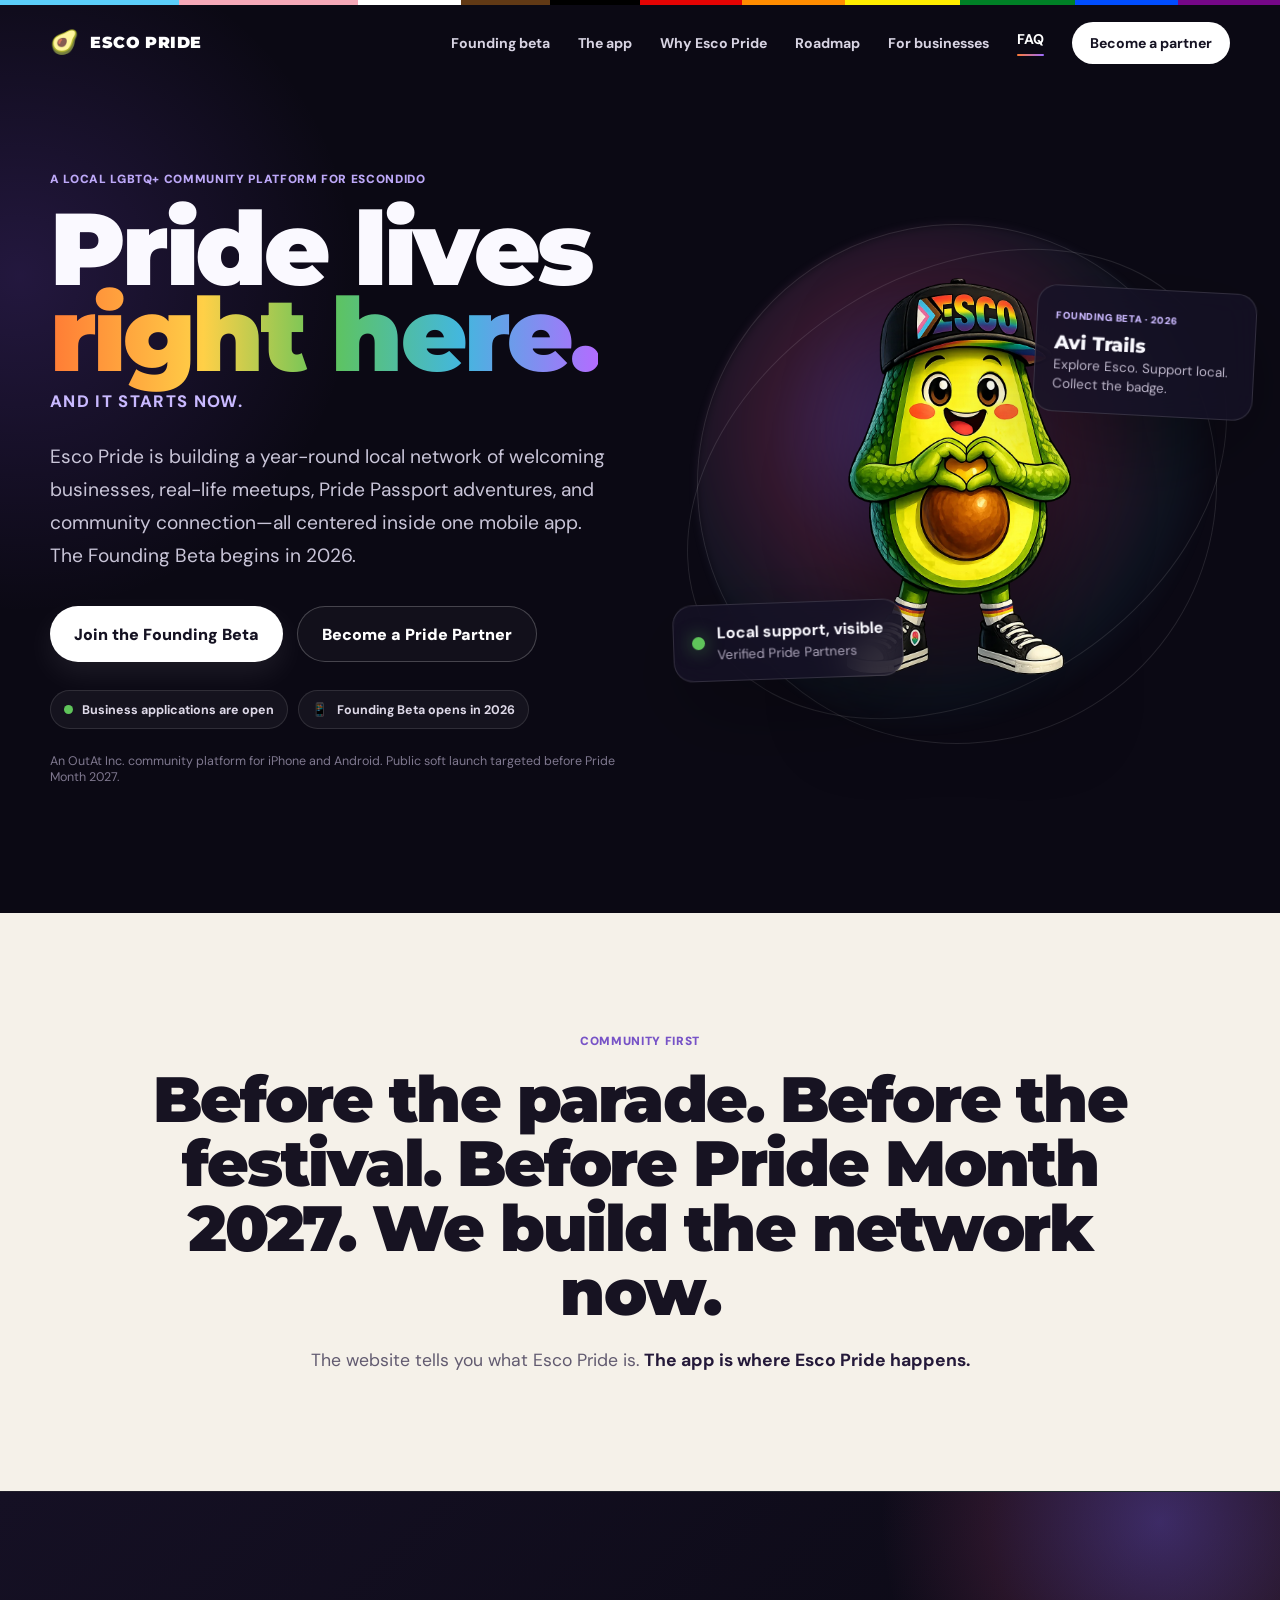
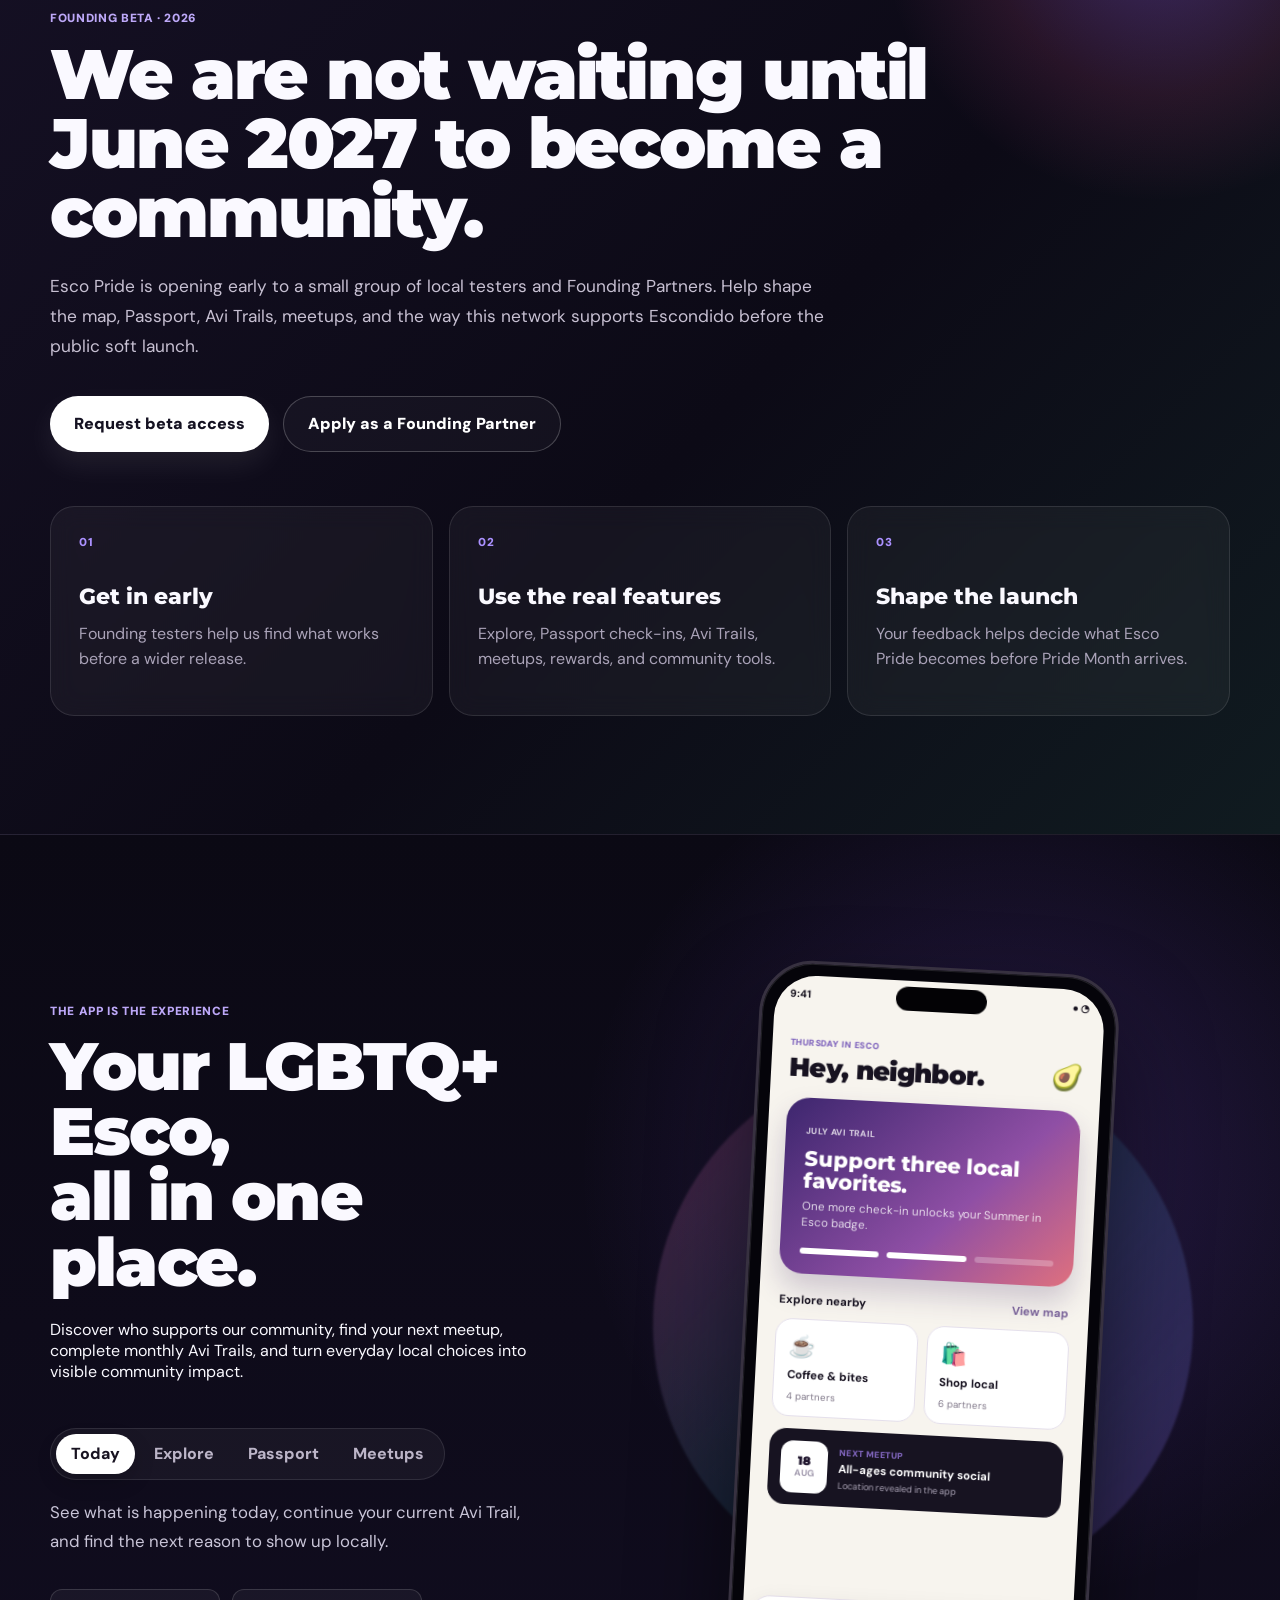
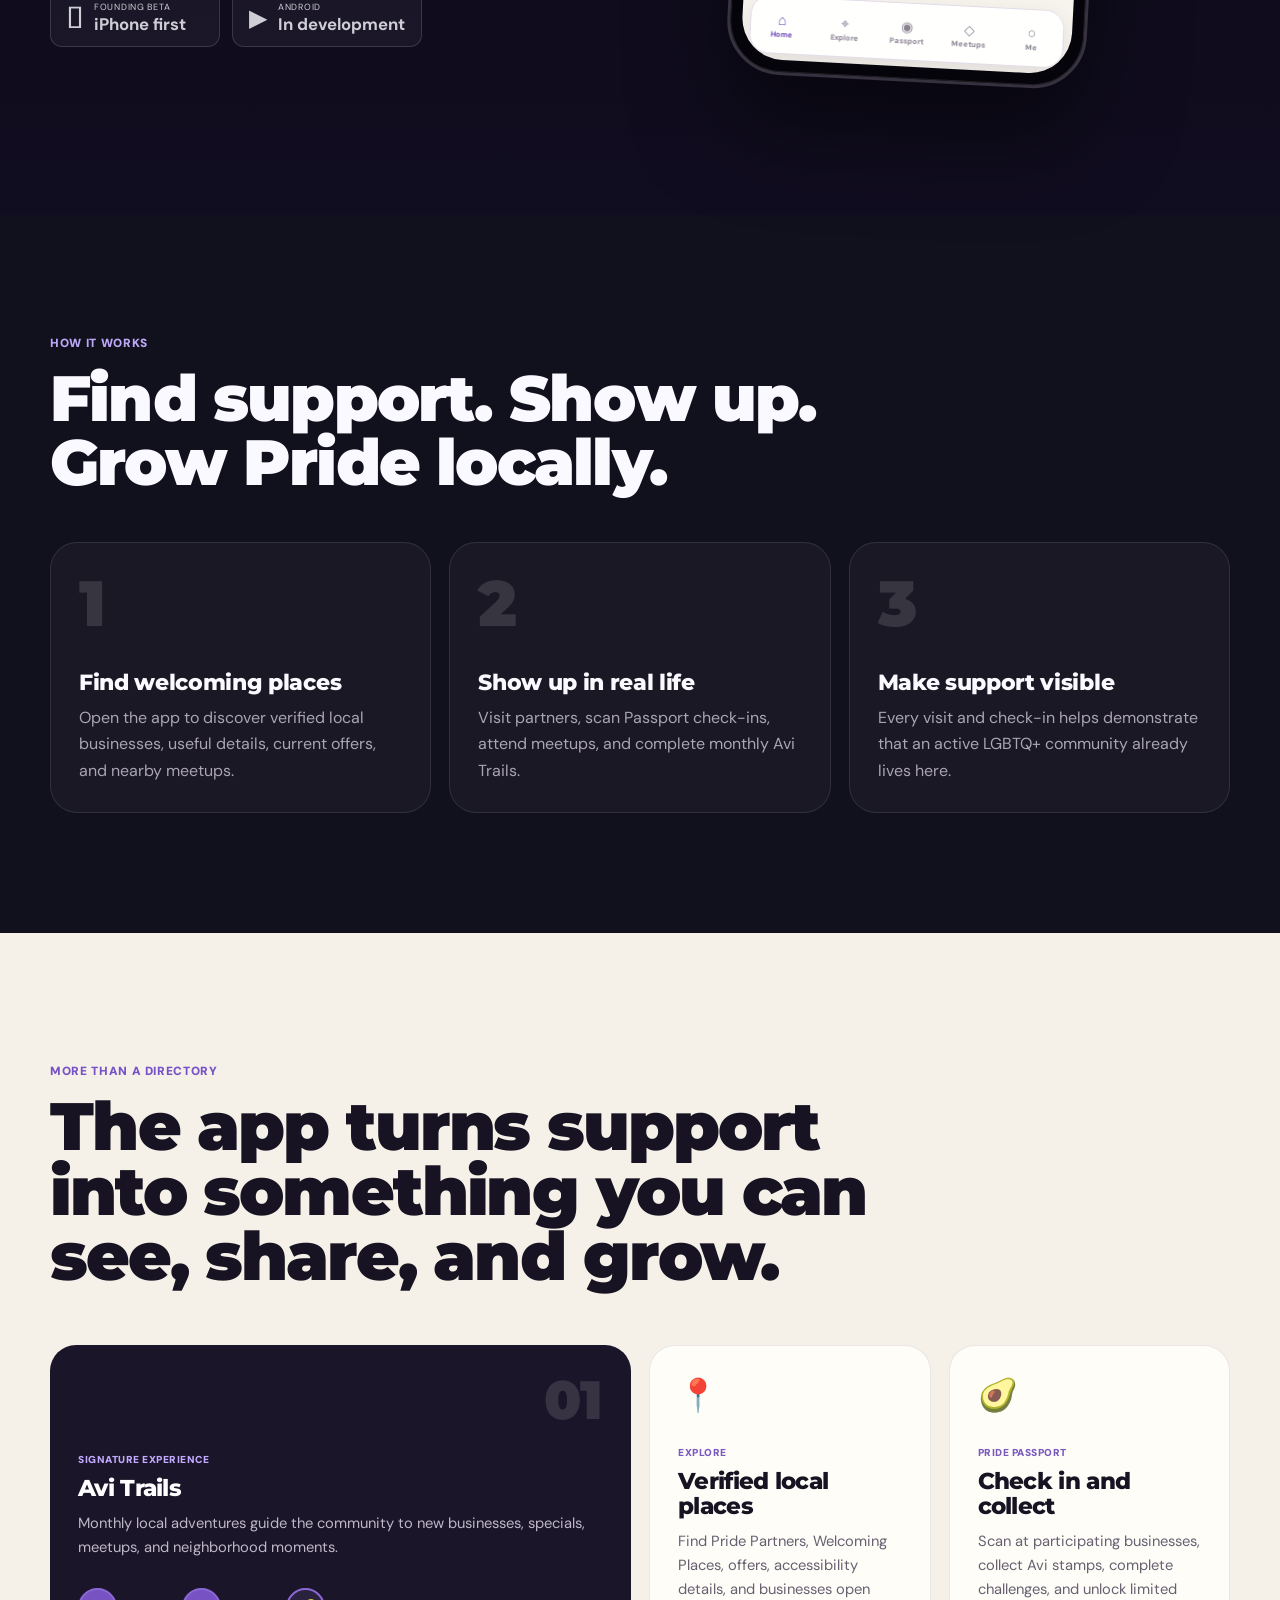
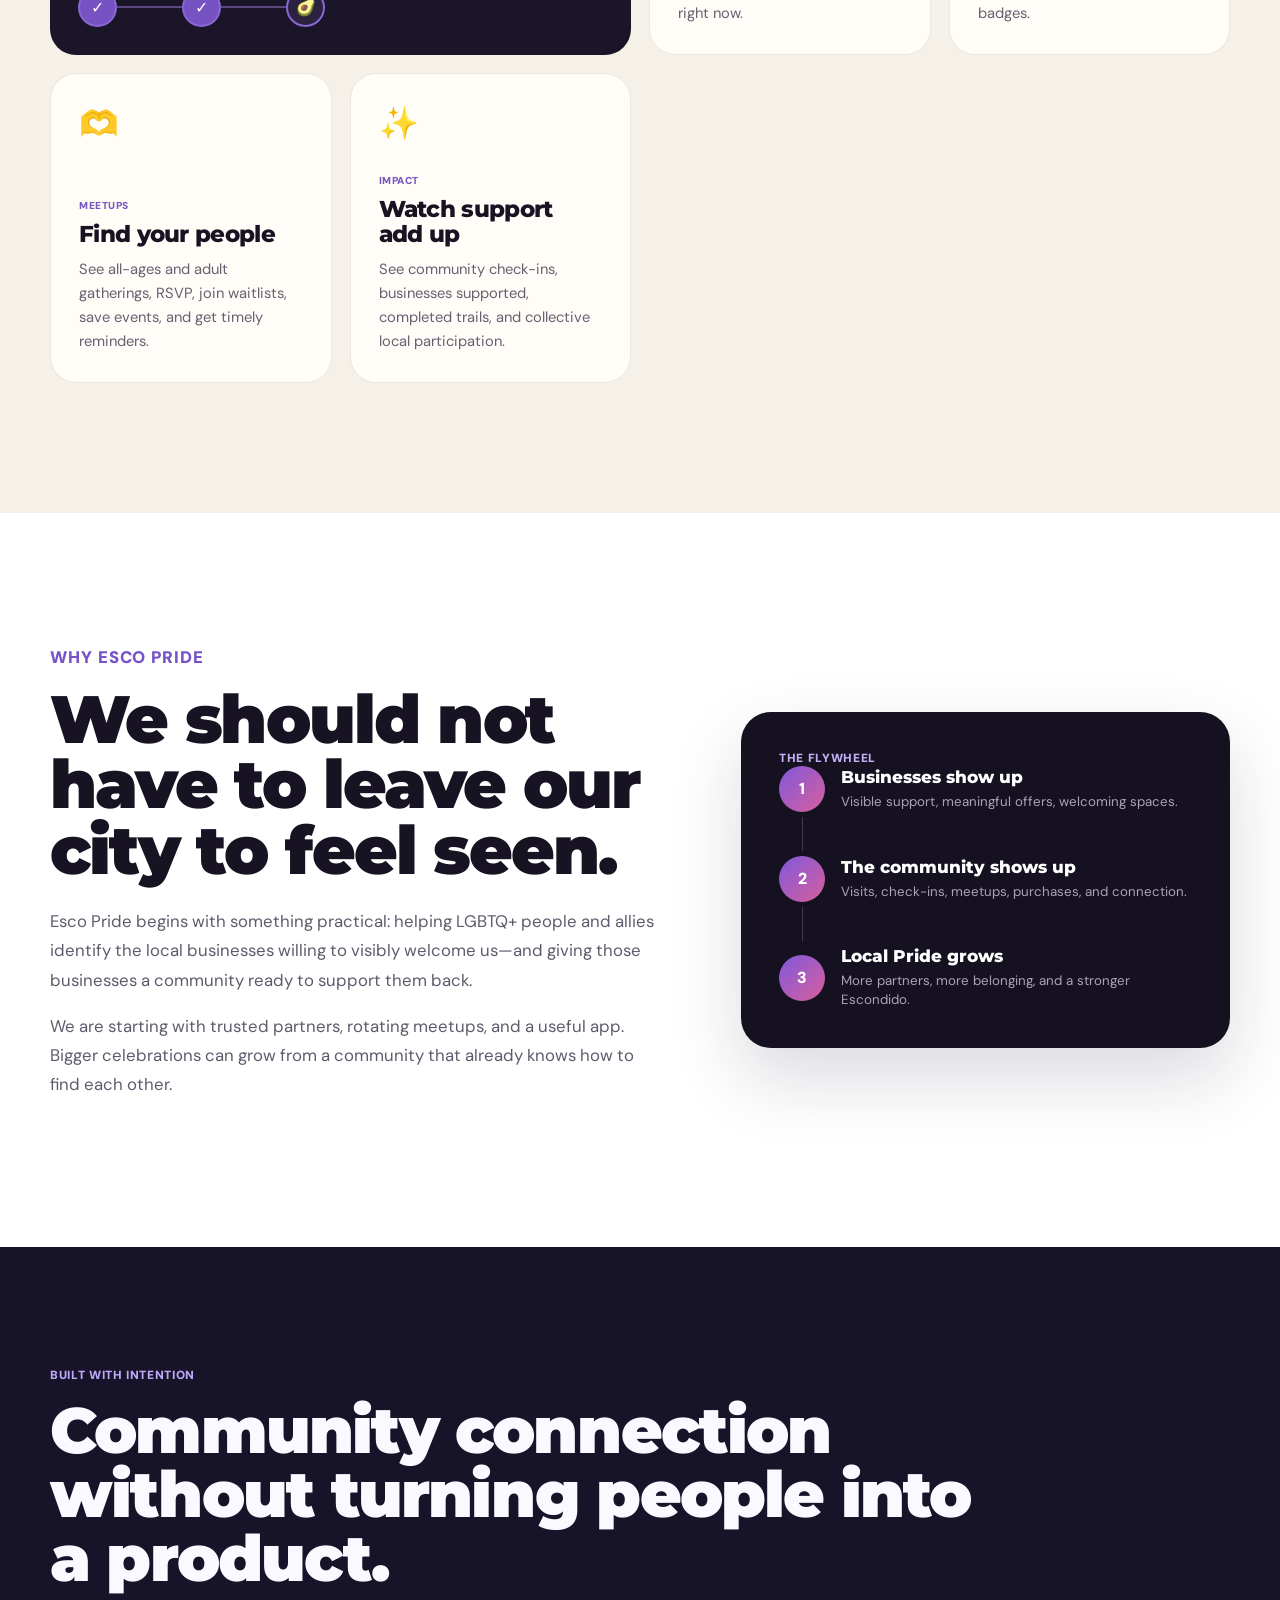
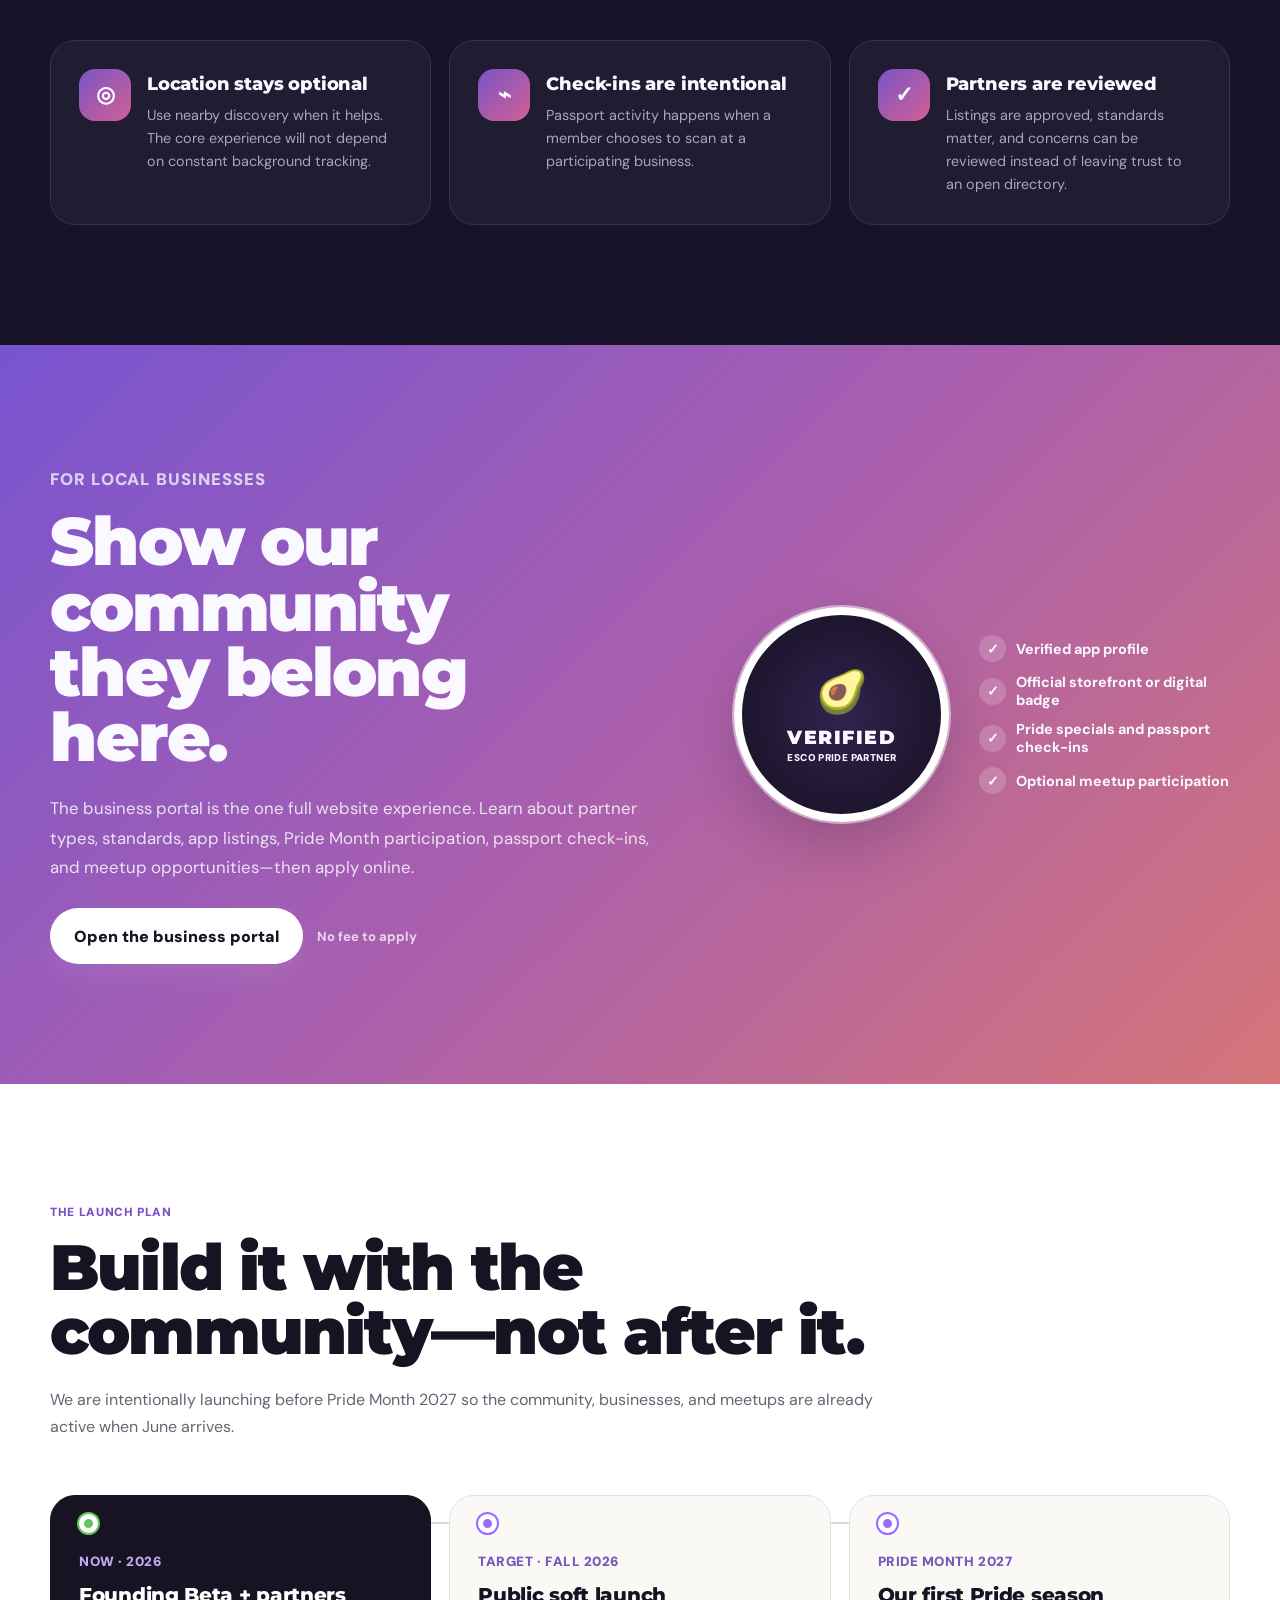
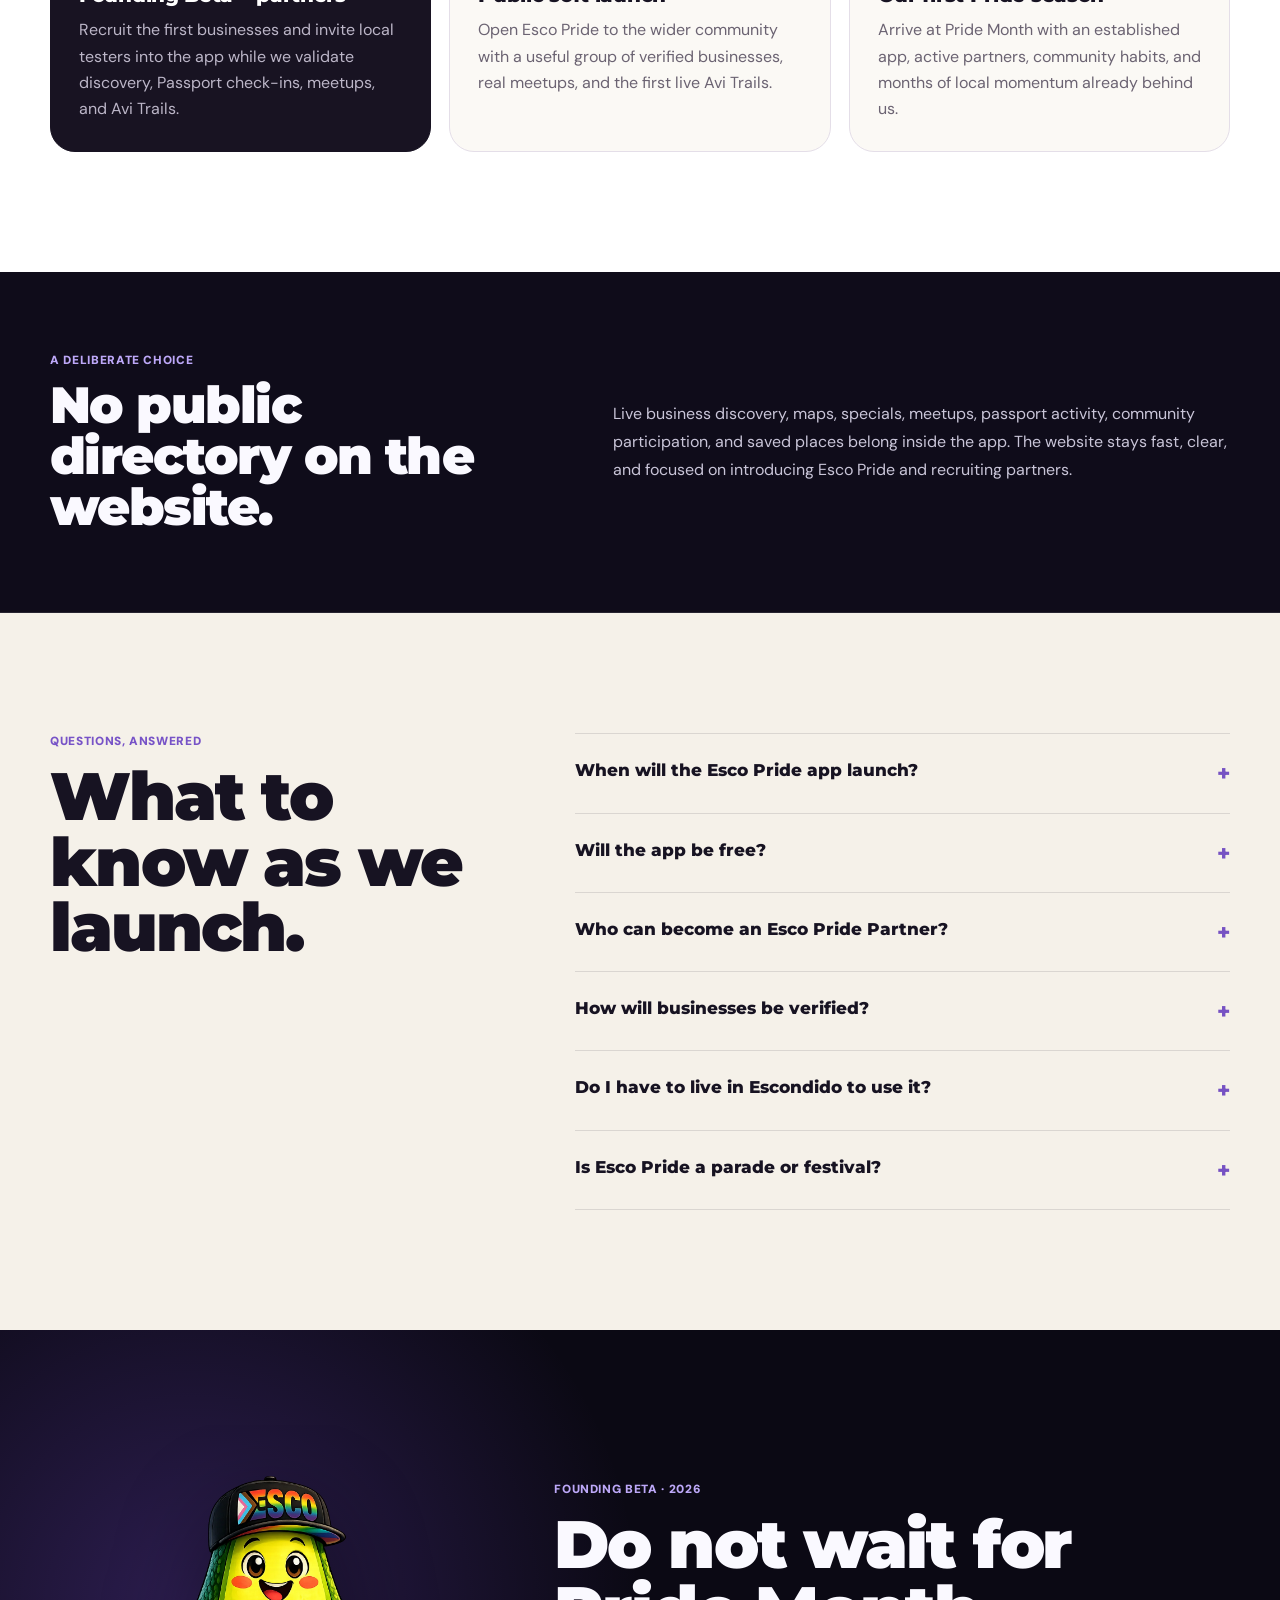
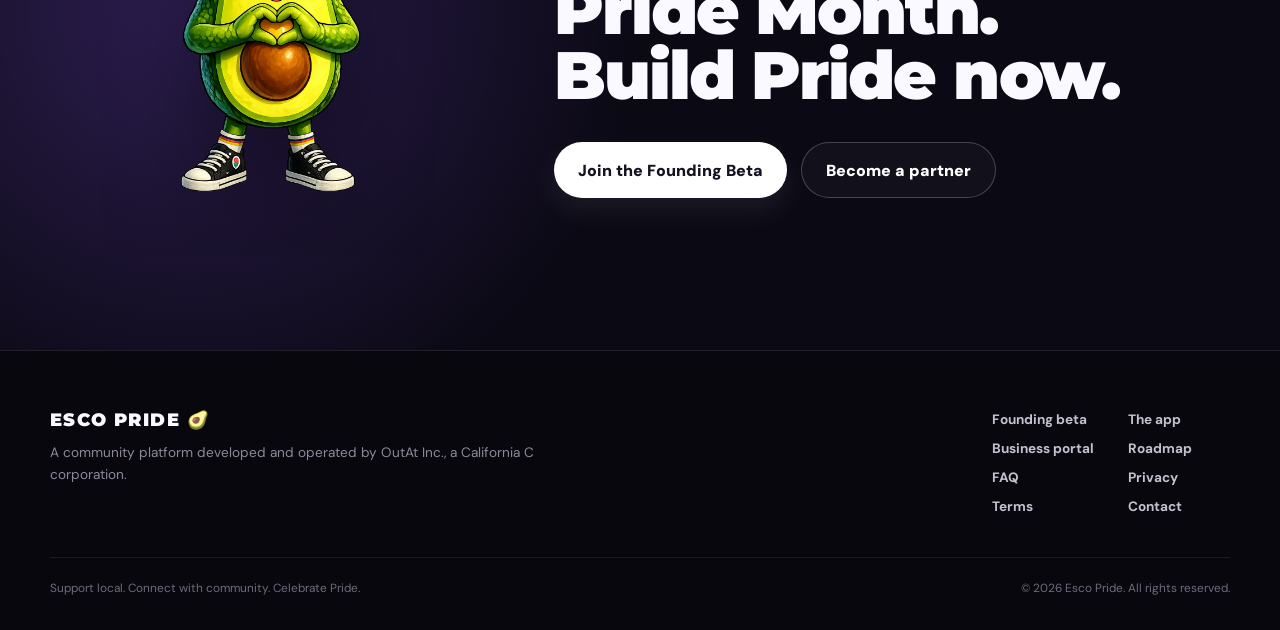
<file: index.html>
<!doctype html>
<html lang="en">
<head>
  <meta charset="utf-8">
  <meta name="viewport" content="width=device-width, initial-scale=1, viewport-fit=cover">
  <meta name="theme-color" content="#0b0914">
  <meta name="color-scheme" content="dark light">
  <meta name="description" content="Esco Pride connects LGBTQ+ people and allies with welcoming Escondido businesses, meetups, Pride Passport experiences, and community—exclusively in the Esco Pride app.">
  <link rel="canonical" href="https://escopride.com/">
  <meta property="og:title" content="Esco Pride — Pride Lives Here">
  <meta property="og:description" content="Building Escondido’s year-round LGBTQ+ community with welcoming businesses, local meetups, Pride Passport adventures, and the Esco Pride app.">
  <meta property="og:type" content="website">
  <meta property="og:site_name" content="Esco Pride">
  <meta property="og:url" content="https://escopride.com/">
  <meta property="og:image" content="https://escopride.com/assets/esco-pride-social-2026.jpg">
  <meta property="og:image:secure_url" content="https://escopride.com/assets/esco-pride-social-2026.jpg">
  <meta property="og:image:type" content="image/jpeg">
  <meta property="og:image:width" content="1200">
  <meta property="og:image:height" content="630">
  <meta property="og:image:alt" content="Esco Pride — Pride lives right here">
  <meta name="twitter:card" content="summary_large_image">
  <meta name="twitter:title" content="Esco Pride — Pride Lives Here">
  <meta name="twitter:description" content="A local LGBTQ+ community platform for Escondido. Founding beta opens in 2026 so the community is already connected before Pride Month 2027.">
  <meta name="twitter:image" content="https://escopride.com/assets/esco-pride-social-2026.jpg">
  <link rel="image_src" href="https://escopride.com/assets/esco-pride-social-2026.jpg">
  <title>Esco Pride — Pride Lives Here</title>
  <link rel="icon" href="assets/favicon-32.png" sizes="32x32">
  <link rel="apple-touch-icon" href="assets/apple-touch-icon.png">
  <link rel="manifest" href="site.webmanifest">
  <link rel="preconnect" href="https://fonts.googleapis.com">
  <link rel="preconnect" href="https://fonts.gstatic.com" crossorigin>
  <link href="https://fonts.googleapis.com/css2?family=DM+Sans:wght@400;500;600;700&family=Montserrat:wght@700;800;900&display=swap" rel="stylesheet">
  <script>document.documentElement.classList.add('js');</script>
  <link rel="stylesheet" href="styles.css">
  <script type="application/ld+json">
  {
    "@context": "https://schema.org",
    "@type": "Organization",
    "name": "Esco Pride",
    "url": "https://escopride.com/",
    "logo": "https://escopride.com/assets/icon-512.png",
    "description": "A local LGBTQ+ community platform connecting Escondido residents, allies, welcoming businesses, and community meetups.",
    "parentOrganization": {"@type":"Organization","name":"OutAt Inc."},
    "areaServed": {"@type":"City","name":"Escondido","addressRegion":"CA","addressCountry":"US"}
  }
  </script>
</head>
<body>
  <a class="skip-link" href="#main">Skip to content</a>
  <div class="rainbow-line" aria-hidden="true"></div>

  <header class="site-header" data-header>
    <a class="brand" href="#top" aria-label="Esco Pride home">
      <span class="brand-mark" aria-hidden="true">🥑</span>
      <span class="brand-name">ESCO PRIDE</span>
    </a>

    <button class="menu-toggle" type="button" aria-expanded="false" aria-controls="site-nav" data-menu-toggle>
      <span></span><span></span><span></span>
      <span class="sr-only">Open navigation</span>
    </button>

    <nav class="site-nav" id="site-nav" aria-label="Main navigation" data-nav>
      <a href="#beta">Founding beta</a>
      <a href="#app">The app</a>
      <a href="#why">Why Esco Pride</a>
      <a href="#roadmap">Roadmap</a>
      <a href="#business">For businesses</a>
      <a href="#faq">FAQ</a>
      <a class="nav-cta" href="business-signup.html">Become a partner</a>
    </nav>
  </header>

  <main id="main">
    <section class="hero" id="top">
      <div class="hero-copy reveal">
        <p class="eyebrow">A local LGBTQ+ community platform for Escondido</p>
        <h1>Pride lives<br><span>right here.</span><small>And it starts now.</small></h1>
        <p class="lead">
          Esco Pride is building a year-round local network of welcoming businesses, real-life meetups,
          Pride Passport adventures, and community connection—all centered inside one mobile app. The Founding Beta begins in 2026.
        </p>

        <div class="actions">
          <a class="primary-button" href="mailto:admin@outatinc.com?subject=Esco%20Pride%20-%20Founding%20Beta%20Application&amp;body=I%20want%20to%20join%20the%20Esco%20Pride%20Founding%20Beta.%0A%0AName:%0AEmail:%0AEscondido%20or%20nearby%20city:%0AiPhone%20or%20Android:%20">Join the Founding Beta</a>
          <a class="secondary-button" href="business-signup.html">Become a Pride Partner</a>
        </div>

        <div class="launch-status" aria-label="Esco Pride launch status">
          <div><span class="pulse" aria-hidden="true"></span><strong>Business applications are open</strong></div>
          <div><span aria-hidden="true">📱</span><strong>Founding Beta opens in 2026</strong></div>
        </div>
        <p class="project-credit">An OutAt Inc. community platform for iPhone and Android. Public soft launch targeted before Pride Month 2027.</p>
      </div>

      <div class="hero-visual reveal" aria-label="Preview of Avi and the future Esco Pride app">
        <div class="hero-orbit orbit-one" aria-hidden="true"></div>
        <div class="hero-orbit orbit-two" aria-hidden="true"></div>
        <div class="avi-wrap">
          <img src="assets/avi.webp" fetchpriority="high" alt="Avi, the Esco Pride avocado mascot, wearing a black ESCO hat in Progress Pride colors">
        </div>
        <div class="floating-card card-app">
          <span class="card-kicker">FOUNDING BETA · 2026</span>
          <strong>Avi Trails</strong>
          <small>Explore Esco. Support local. Collect the badge.</small>
        </div>
        <div class="floating-card card-business">
          <span class="status-dot" aria-hidden="true"></span>
          <div><strong>Local support, visible</strong><small>Verified Pride Partners</small></div>
        </div>
      </div>
    </section>

    <section class="manifesto reveal" aria-label="Esco Pride philosophy">
      <p class="eyebrow">Community first</p>
      <h2>Before the parade. Before the festival. Before Pride Month 2027. We build the network now.</h2>
      <p>The website tells you what Esco Pride is. <strong>The app is where Esco Pride happens.</strong></p>
    </section>

    <section class="beta-section" id="beta" aria-labelledby="beta-title">
      <div class="beta-glow" aria-hidden="true"></div>
      <div class="beta-copy reveal">
        <p class="eyebrow">Founding Beta · 2026</p>
        <h2 id="beta-title">We are not waiting until June 2027 to become a community.</h2>
        <p>Esco Pride is opening early to a small group of local testers and Founding Partners. Help shape the map, Passport, Avi Trails, meetups, and the way this network supports Escondido before the public soft launch.</p>
        <div class="actions">
          <a class="primary-button" href="mailto:admin@outatinc.com?subject=Esco%20Pride%20-%20Founding%20Beta%20Application&amp;body=I%20want%20to%20join%20the%20Esco%20Pride%20Founding%20Beta.%0A%0AName:%0AEmail:%0AEscondido%20or%20nearby%20city:%0AiPhone%20or%20Android:%20">Request beta access</a>
          <a class="secondary-button" href="business-signup.html">Apply as a Founding Partner</a>
        </div>
      </div>
      <div class="beta-grid">
        <article class="reveal"><span>01</span><strong>Get in early</strong><p>Founding testers help us find what works before a wider release.</p></article>
        <article class="reveal"><span>02</span><strong>Use the real features</strong><p>Explore, Passport check-ins, Avi Trails, meetups, rewards, and community tools.</p></article>
        <article class="reveal"><span>03</span><strong>Shape the launch</strong><p>Your feedback helps decide what Esco Pride becomes before Pride Month arrives.</p></article>
      </div>
    </section>

    <section class="app-section" id="app">
      <div class="app-intro reveal">
        <p class="eyebrow">The app is the experience</p>
        <h2>Your LGBTQ+ Esco,<br>all in one place.</h2>
        <p>
          Discover who supports our community, find your next meetup, complete monthly Avi Trails,
          and turn everyday local choices into visible community impact.
        </p>

        <div class="preview-tabs" role="tablist" aria-label="Preview app features">
          <button class="preview-tab is-active" type="button" role="tab" aria-selected="true" aria-controls="preview-home" data-preview-tab="home">Today</button>
          <button class="preview-tab" type="button" role="tab" aria-selected="false" aria-controls="preview-explore" data-preview-tab="explore">Explore</button>
          <button class="preview-tab" type="button" role="tab" aria-selected="false" aria-controls="preview-passport" data-preview-tab="passport">Passport</button>
          <button class="preview-tab" type="button" role="tab" aria-selected="false" aria-controls="preview-meetups" data-preview-tab="meetups">Meetups</button>
        </div>

        <p class="preview-description" data-preview-description>See what is happening today, continue your current Avi Trail, and find the next reason to show up locally.</p>

        <div class="store-row" aria-label="App availability">
          <div class="store-badge" aria-disabled="true">
            <span class="store-icon"></span>
            <span><small>FOUNDING BETA</small><strong>iPhone first</strong></span>
          </div>
          <div class="store-badge" aria-disabled="true">
            <span class="play-icon" aria-hidden="true">▶</span>
            <span><small>ANDROID</small><strong>In development</strong></span>
          </div>
        </div>
      </div>

      <div class="phone-stage reveal">
        <div class="phone-shell" aria-label="Interactive concept preview of the Esco Pride mobile app">
          <div class="phone-topbar"><span>9:41</span><span class="dynamic-island"></span><span>● ◔</span></div>
          <div class="phone-screen">
            <section class="phone-panel is-active" id="preview-home" role="tabpanel" data-preview-panel="home">
              <div class="phone-heading">
                <div><span class="tiny-label">THURSDAY IN ESCO</span><h3>Hey, neighbor.</h3></div>
                <span class="mini-avi" aria-hidden="true">🥑</span>
              </div>
              <div class="trail-card">
                <span class="tiny-label light">JULY AVI TRAIL</span>
                <h4>Support three local favorites.</h4>
                <p>One more check-in unlocks your Summer in Esco badge.</p>
                <div class="trail-progress"><span></span><span></span><span class="empty"></span></div>
              </div>
              <div class="phone-section-title"><strong>Explore nearby</strong><span>View map</span></div>
              <div class="nearby-row">
                <article><span>☕️</span><strong>Coffee & bites</strong><small>4 partners</small></article>
                <article><span>🛍️</span><strong>Shop local</strong><small>6 partners</small></article>
              </div>
              <div class="meetup-card">
                <div class="date-tile"><strong>18</strong><small>AUG</small></div>
                <div><span class="tiny-label">NEXT MEETUP</span><strong>All-ages community social</strong><small>Location revealed in the app</small></div>
              </div>
            </section>

            <section class="phone-panel" id="preview-explore" role="tabpanel" hidden data-preview-panel="explore">
              <div class="phone-heading"><div><span class="tiny-label">VERIFIED PLACES</span><h3>Explore Esco.</h3></div><span class="mini-avi">📍</span></div>
              <div class="mock-map" aria-hidden="true"><span class="map-pin pin-one">🥑</span><span class="map-pin pin-two">☕️</span><span class="map-pin pin-three">🌈</span><span class="map-road road-one"></span><span class="map-road road-two"></span></div>
              <div class="filter-row"><span class="active">Open now</span><span>Offers</span><span>All ages</span></div>
              <div class="place-card"><div class="place-icon">☕️</div><div><span class="tiny-label">PRIDE PARTNER</span><strong>Local coffee favorite</strong><small>Open until 6 PM · 0.4 mi</small></div><span>›</span></div>
              <div class="place-card"><div class="place-icon">🛍️</div><div><span class="tiny-label">WELCOMING PLACE</span><strong>Downtown shop</strong><small>Community offer available</small></div><span>›</span></div>
            </section>

            <section class="phone-panel" id="preview-passport" role="tabpanel" hidden data-preview-panel="passport">
              <div class="phone-heading"><div><span class="tiny-label">YOUR PRIDE PASSPORT</span><h3>Two stamps down.</h3></div><span class="mini-avi">🥑</span></div>
              <div class="passport-card">
                <span class="tiny-label light">SUMMER IN ESCO</span>
                <div class="stamp-grid"><span class="stamped">☕️<small>Visited</small></span><span class="stamped">🛍️<small>Visited</small></span><span>＋<small>Next stop</small></span><span>🔒<small>Bonus</small></span></div>
              </div>
              <div class="scan-card"><span class="scan-icon">⌁</span><div><strong>Scan at a partner</strong><small>Use the business QR to collect your next Avi stamp.</small></div></div>
              <div class="badge-preview"><span>🏅</span><div><span class="tiny-label">NEXT BADGE</span><strong>One check-in away</strong><small>Your badges stay in your collection.</small></div></div>
            </section>

            <section class="phone-panel" id="preview-meetups" role="tabpanel" hidden data-preview-panel="meetups">
              <div class="phone-heading"><div><span class="tiny-label">MEETUPS IN ESCO</span><h3>Find your people.</h3></div><span class="mini-avi">🫶</span></div>
              <div class="event-feature"><span class="event-date"><strong>18</strong><small>AUG</small></span><div><span class="tiny-label light">ALL AGES</span><h4>Community social</h4><p>Meet new neighbors at a verified local partner.</p><button type="button" tabindex="-1">RSVP preview</button></div></div>
              <div class="phone-section-title"><strong>Coming up</strong><span>Calendar</span></div>
              <div class="compact-event"><span>24</span><div><strong>Saturday coffee meetup</strong><small>10:00 AM · 18 attending</small></div></div>
              <div class="compact-event"><span>06</span><div><strong>First Friday in Esco</strong><small>6:30 PM · Adults</small></div></div>
            </section>

            <div class="phone-nav" aria-hidden="true"><span class="active">⌂<small>Home</small></span><span>⌖<small>Explore</small></span><span>◉<small>Passport</small></span><span>◇<small>Meetups</small></span><span>○<small>Me</small></span></div>
          </div>
        </div>
      </div>
    </section>

    <section class="how-section" aria-labelledby="how-title">
      <div class="how-heading reveal">
        <p class="eyebrow">How it works</p>
        <h2 id="how-title">Find support. Show up. Grow Pride locally.</h2>
      </div>
      <div class="how-grid">
        <article class="reveal"><span>1</span><h3>Find welcoming places</h3><p>Open the app to discover verified local businesses, useful details, current offers, and nearby meetups.</p></article>
        <article class="reveal"><span>2</span><h3>Show up in real life</h3><p>Visit partners, scan Passport check-ins, attend meetups, and complete monthly Avi Trails.</p></article>
        <article class="reveal"><span>3</span><h3>Make support visible</h3><p>Every visit and check-in helps demonstrate that an active LGBTQ+ community already lives here.</p></article>
      </div>
    </section>

    <section class="feature-section">
      <div class="feature-heading reveal">
        <p class="eyebrow">More than a directory</p>
        <h2>The app turns support into something you can see, share, and grow.</h2>
      </div>

      <div class="feature-grid">
        <article class="feature-card feature-primary reveal">
          <div class="feature-number">01</div>
          <span class="feature-tag">SIGNATURE EXPERIENCE</span>
          <h3>Avi Trails</h3>
          <p>Monthly local adventures guide the community to new businesses, specials, meetups, and neighborhood moments.</p>
          <div class="mini-trail"><span class="done">✓</span><i></i><span class="done">✓</span><i></i><span>🥑</span></div>
        </article>
        <article class="feature-card reveal"><div class="feature-icon">📍</div><span class="feature-tag">EXPLORE</span><h3>Verified local places</h3><p>Find Pride Partners, Welcoming Places, offers, accessibility details, and businesses open right now.</p></article>
        <article class="feature-card reveal"><div class="feature-icon">🥑</div><span class="feature-tag">PRIDE PASSPORT</span><h3>Check in and collect</h3><p>Scan at participating businesses, collect Avi stamps, complete challenges, and unlock limited badges.</p></article>
        <article class="feature-card reveal"><div class="feature-icon">🫶</div><span class="feature-tag">MEETUPS</span><h3>Find your people</h3><p>See all-ages and adult gatherings, RSVP, join waitlists, save events, and get timely reminders.</p></article>
        <article class="feature-card reveal"><div class="feature-icon">✨</div><span class="feature-tag">IMPACT</span><h3>Watch support add up</h3><p>See community check-ins, businesses supported, completed trails, and collective local participation.</p></article>
      </div>
    </section>

    <section class="why-section" id="why">
      <div class="why-copy reveal">
        <p class="eyebrow">Why Esco Pride</p>
        <h2>We should not have to leave our city to feel seen.</h2>
        <p>Esco Pride begins with something practical: helping LGBTQ+ people and allies identify the local businesses willing to visibly welcome us—and giving those businesses a community ready to support them back.</p>
        <p>We are starting with trusted partners, rotating meetups, and a useful app. Bigger celebrations can grow from a community that already knows how to find each other.</p>
      </div>
      <div class="impact-panel reveal">
        <p class="eyebrow">The flywheel</p>
        <div class="impact-step"><span>1</span><div><strong>Businesses show up</strong><small>Visible support, meaningful offers, welcoming spaces.</small></div></div>
        <div class="impact-line" aria-hidden="true"></div>
        <div class="impact-step"><span>2</span><div><strong>The community shows up</strong><small>Visits, check-ins, meetups, purchases, and connection.</small></div></div>
        <div class="impact-line" aria-hidden="true"></div>
        <div class="impact-step"><span>3</span><div><strong>Local Pride grows</strong><small>More partners, more belonging, and a stronger Escondido.</small></div></div>
      </div>
    </section>

    <section class="privacy-section" aria-labelledby="privacy-title">
      <div class="privacy-heading reveal">
        <p class="eyebrow">Built with intention</p>
        <h2 id="privacy-title">Community connection without turning people into a product.</h2>
      </div>
      <div class="privacy-grid">
        <article class="reveal"><span>◎</span><div><h3>Location stays optional</h3><p>Use nearby discovery when it helps. The core experience will not depend on constant background tracking.</p></div></article>
        <article class="reveal"><span>⌁</span><div><h3>Check-ins are intentional</h3><p>Passport activity happens when a member chooses to scan at a participating business.</p></div></article>
        <article class="reveal"><span>✓</span><div><h3>Partners are reviewed</h3><p>Listings are approved, standards matter, and concerns can be reviewed instead of leaving trust to an open directory.</p></div></article>
      </div>
    </section>

    <section class="business-section" id="business">
      <div class="business-copy reveal">
        <p class="eyebrow">For local businesses</p>
        <h2>Show our community<br>they belong here.</h2>
        <p>The business portal is the one full website experience. Learn about partner types, standards, app listings, Pride Month participation, passport check-ins, and meetup opportunities—then apply online.</p>
        <div class="business-actions"><a class="primary-button light-button" href="business-signup.html">Open the business portal</a><span>No fee to apply</span></div>
      </div>
      <div class="partner-preview reveal">
        <div class="verified-badge"><span>🥑</span><strong>VERIFIED</strong><small>ESCO PRIDE PARTNER</small></div>
        <div class="partner-perks">
          <div><span>✓</span> Verified app profile</div>
          <div><span>✓</span> Official storefront or digital badge</div>
          <div><span>✓</span> Pride specials and passport check-ins</div>
          <div><span>✓</span> Optional meetup participation</div>
        </div>
      </div>
    </section>

    <section class="roadmap-section" id="roadmap">
      <div class="roadmap-heading reveal">
        <p class="eyebrow">The launch plan</p>
        <h2>Build it with the community—not after it.</h2>
        <p>We are intentionally launching before Pride Month 2027 so the community, businesses, and meetups are already active when June arrives.</p>
      </div>
      <div class="roadmap-grid">
        <article class="reveal current"><span class="roadmap-dot"></span><small>NOW · 2026</small><h3>Founding Beta + partners</h3><p>Recruit the first businesses and invite local testers into the app while we validate discovery, Passport check-ins, meetups, and Avi Trails.</p></article>
        <article class="reveal"><span class="roadmap-dot"></span><small>TARGET · FALL 2026</small><h3>Public soft launch</h3><p>Open Esco Pride to the wider community with a useful group of verified businesses, real meetups, and the first live Avi Trails.</p></article>
        <article class="reveal"><span class="roadmap-dot"></span><small>PRIDE MONTH 2027</small><h3>Our first Pride season</h3><p>Arrive at Pride Month with an established app, active partners, community habits, and months of local momentum already behind us.</p></article>
      </div>
    </section>

    <section class="boundary-section reveal">
      <div><p class="eyebrow">A deliberate choice</p><h2>No public directory on the website.</h2></div>
      <p>Live business discovery, maps, specials, meetups, passport activity, community participation, and saved places belong inside the app. The website stays fast, clear, and focused on introducing Esco Pride and recruiting partners.</p>
    </section>

    <section class="faq-section" id="faq">
      <div class="faq-heading reveal"><p class="eyebrow">Questions, answered</p><h2>What to know as we launch.</h2></div>
      <div class="faq-list reveal">
        <details><summary>When will the Esco Pride app launch?<span>+</span></summary><p>The Founding Beta begins in 2026, followed by a public soft launch before Pride Month 2027. June 2027 is the first full Pride season for an already-active Esco Pride network—not the day we start building one.</p></details>
        <details><summary>Will the app be free?<span>+</span></summary><p>The core app experience—business discovery, Avi Trails, the Pride Passport, and meetup information—is planned as a free community resource.</p></details>
        <details><summary>Who can become an Esco Pride Partner?<span>+</span></summary><p>Escondido-area storefronts, service providers, welcoming community spaces, online businesses, creators, and organizations may apply. Participation is reviewed rather than automatic.</p></details>
        <details><summary>How will businesses be verified?<span>+</span></summary><p>Applications will be reviewed for fit, accuracy, visible community commitment, and agreement with Esco Pride standards. Approved profiles can be paused or removed when information or participation no longer meets those standards.</p></details>
        <details><summary>Do I have to live in Escondido to use it?<span>+</span></summary><p>No. The app is centered on Escondido, but nearby residents, visitors, friends, family members, and allies can use it to support the same local network.</p></details>
        <details><summary>Is Esco Pride a parade or festival?<span>+</span></summary><p>Not at launch. Esco Pride is beginning as a year-round local network and app. Larger public celebrations may grow later from a strong, connected community.</p></details>
      </div>
    </section>

    <section class="final-cta reveal">
      <div class="final-avi" aria-hidden="true"><img src="assets/avi.webp" loading="lazy" alt=""></div>
      <div><p class="eyebrow">Founding Beta · 2026</p><h2>Do not wait for Pride Month.<br>Build Pride now.</h2><div class="actions"><a class="primary-button" href="mailto:admin@outatinc.com?subject=Esco%20Pride%20-%20Founding%20Beta%20Application&amp;body=I%20want%20to%20join%20the%20Esco%20Pride%20Founding%20Beta.%0A%0AName:%0AEmail:%0AEscondido%20or%20nearby%20city:%0AiPhone%20or%20Android:%20">Join the Founding Beta</a><a class="secondary-button" href="business-signup.html">Become a partner</a></div></div>
    </section>
  </main>

  <footer class="site-footer">
    <div class="footer-main">
      <div><div class="footer-brand">ESCO PRIDE <span aria-hidden="true">🥑</span></div><p>A community platform developed and operated by OutAt Inc., a California C corporation.</p></div>
      <div class="footer-links"><a href="#beta">Founding beta</a><a href="#app">The app</a><a href="business-signup.html">Business portal</a><a href="#roadmap">Roadmap</a><a href="#faq">FAQ</a><a href="privacy.html">Privacy</a><a href="terms.html">Terms</a><a href="mailto:admin@outatinc.com?subject=Esco%20Pride%20-%20General%20Inquiry">Contact</a></div>
    </div>
    <div class="footer-bottom"><span>Support local. Connect with community. Celebrate Pride.</span><span>© <span data-year></span> Esco Pride. All rights reserved.</span></div>
  </footer>

  <div class="mobile-launch-bar" aria-label="Quick action"><div><strong>Esco Pride</strong><small>Founding Beta opening 2026</small></div><a href="mailto:admin@outatinc.com?subject=Esco%20Pride%20-%20Founding%20Beta%20Application">Join beta</a></div>
  <script src="site.js"></script>
</body>
</html>
</file>
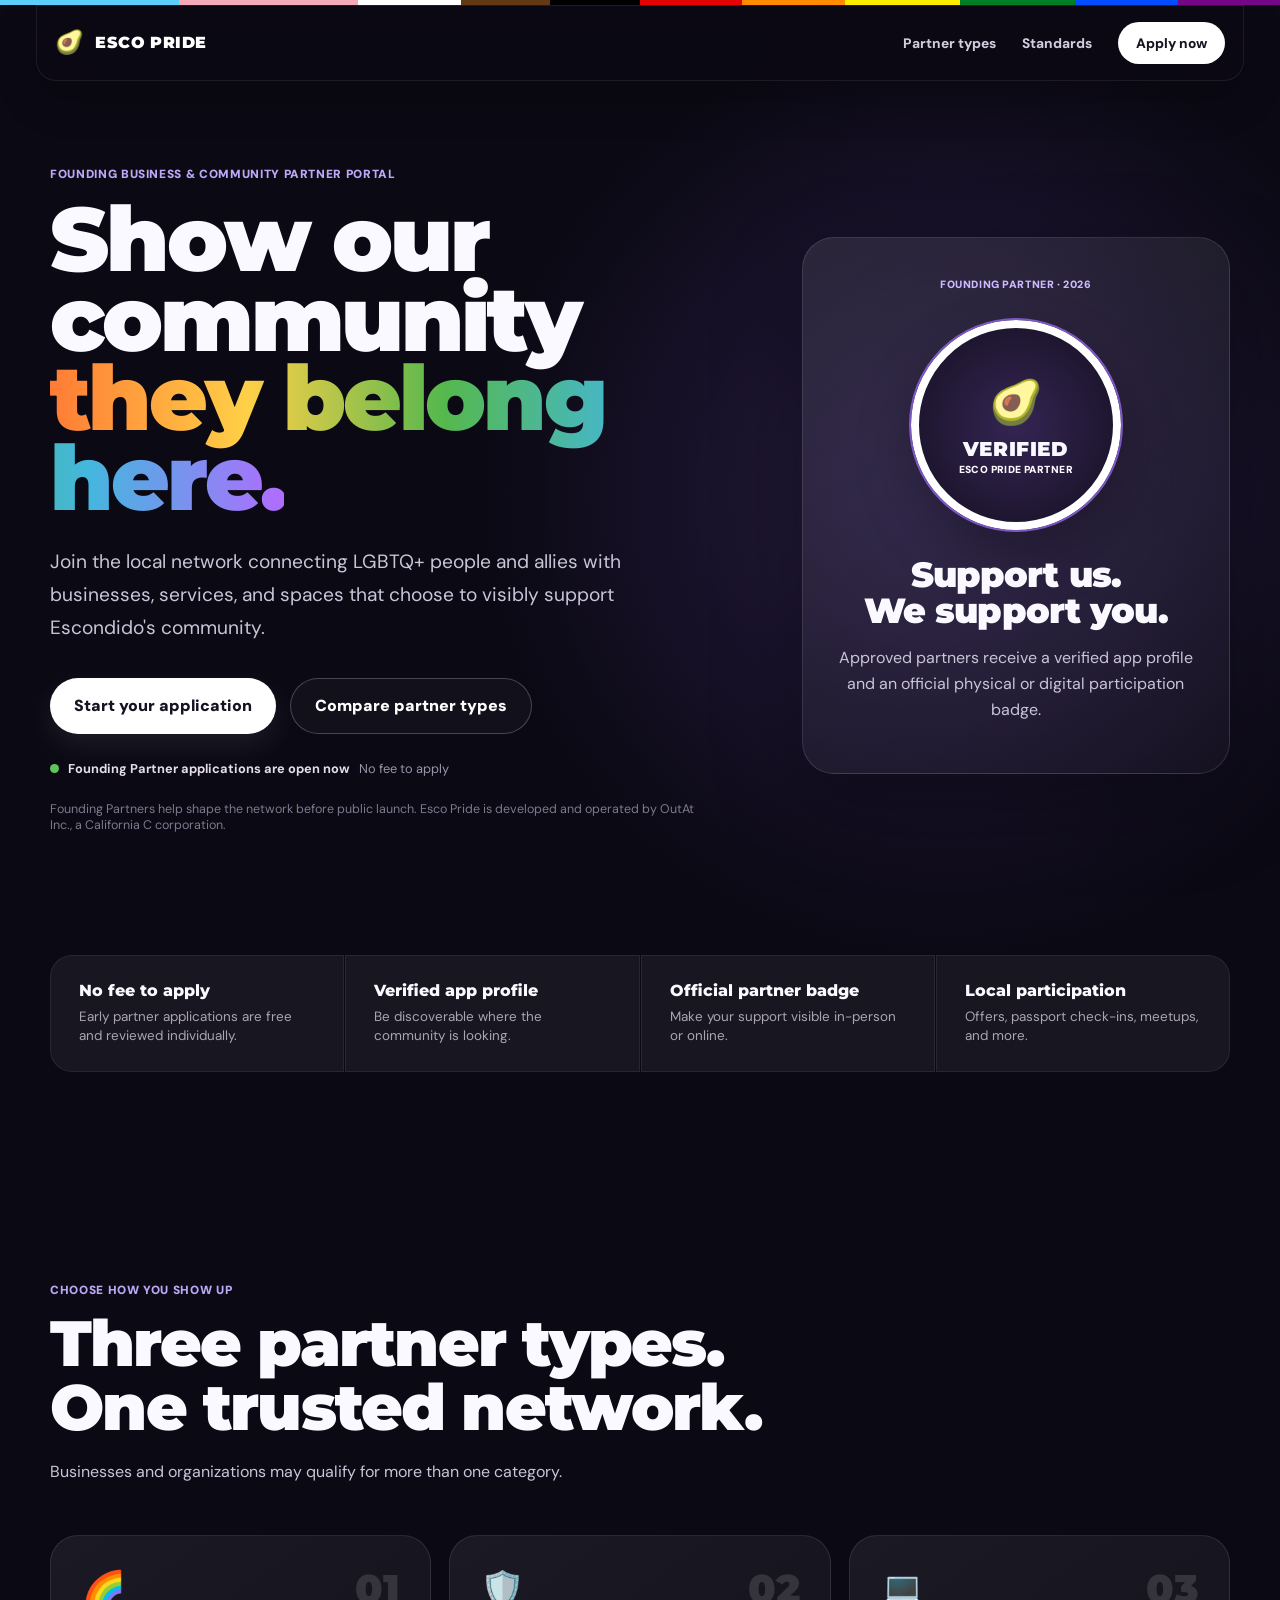
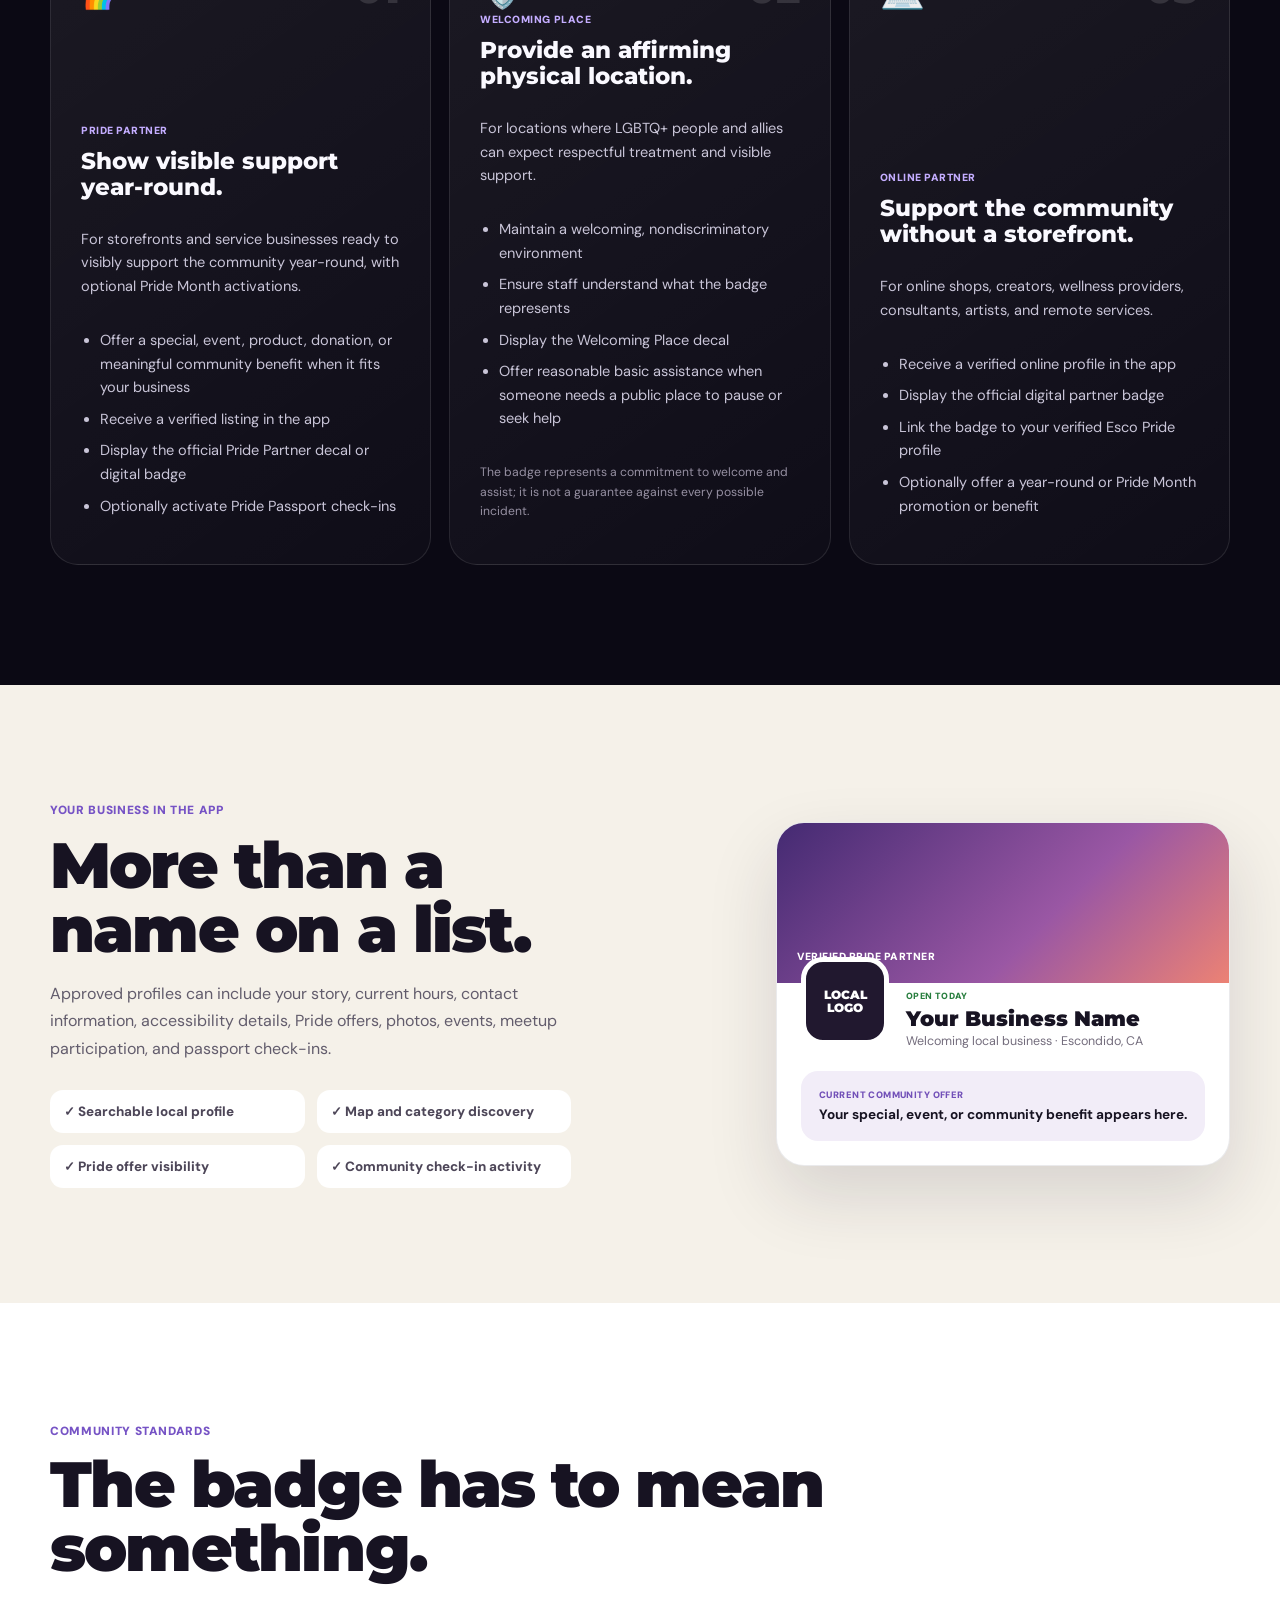
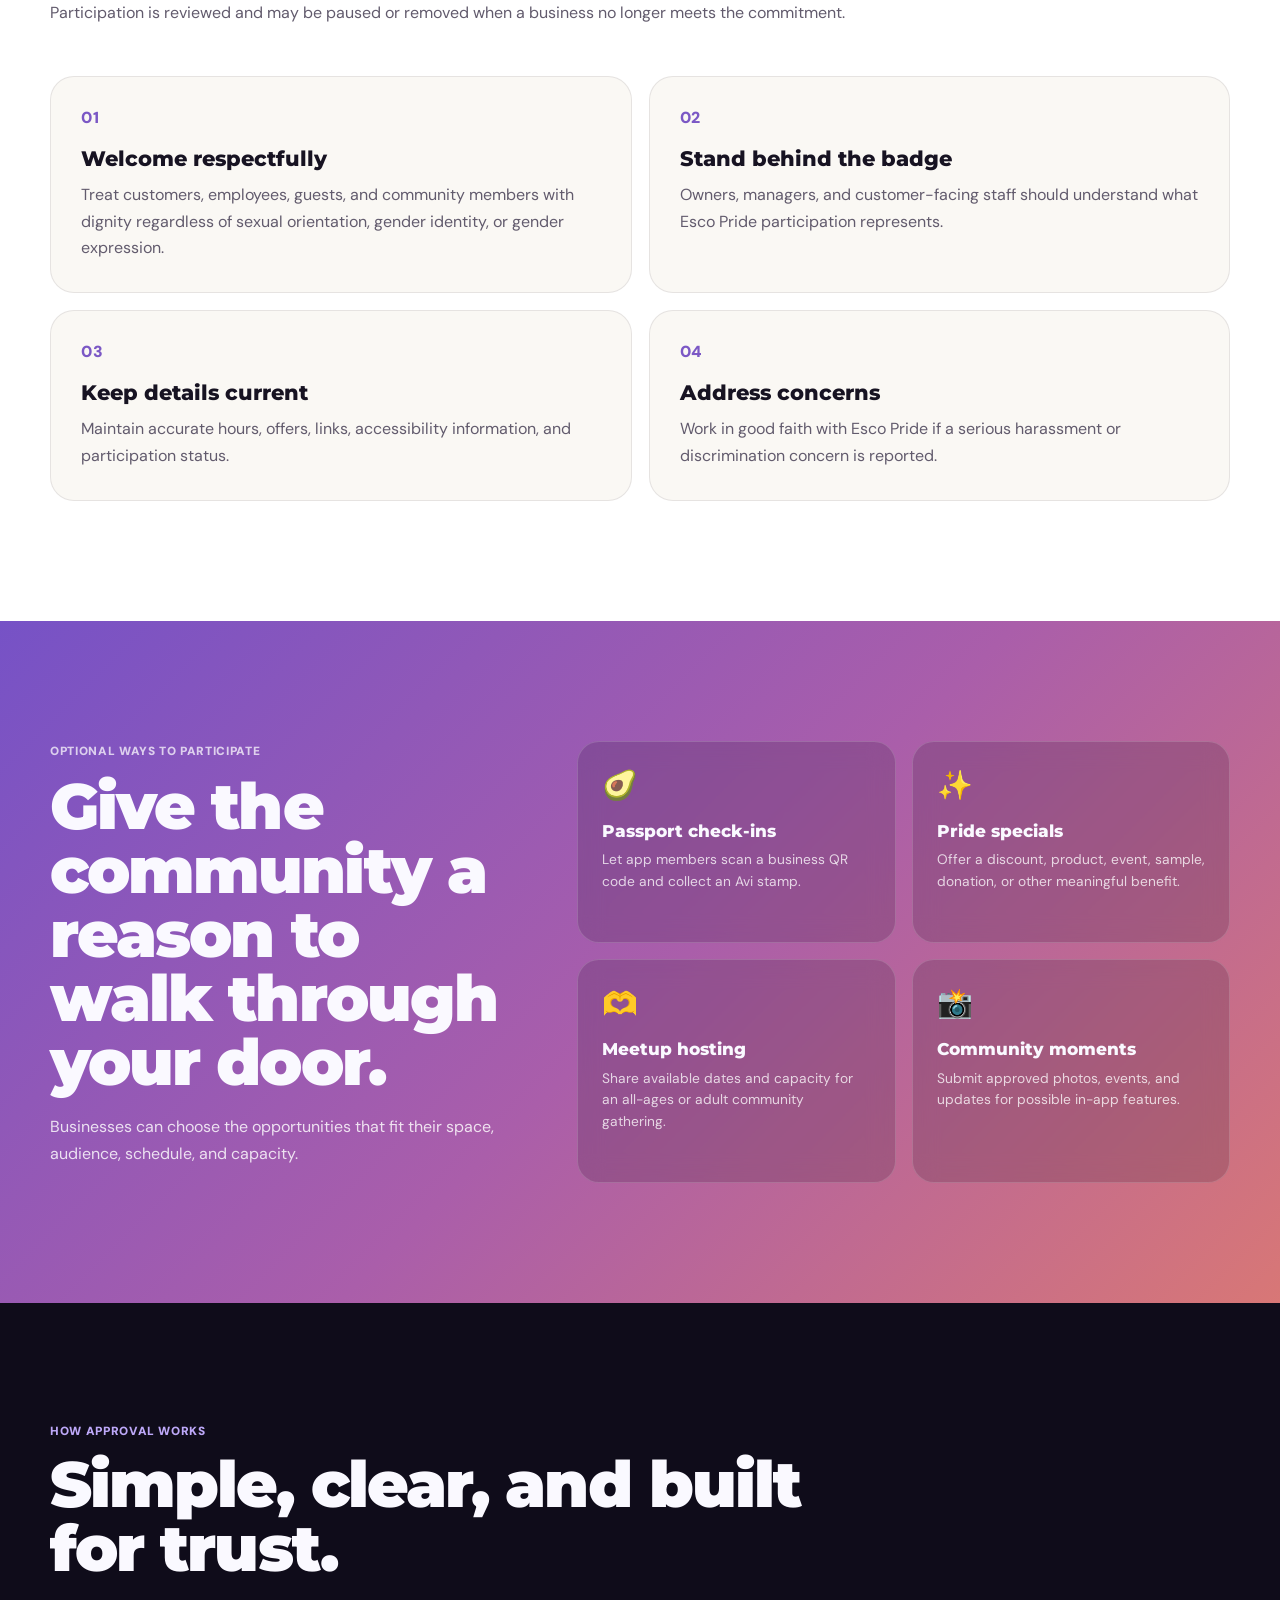
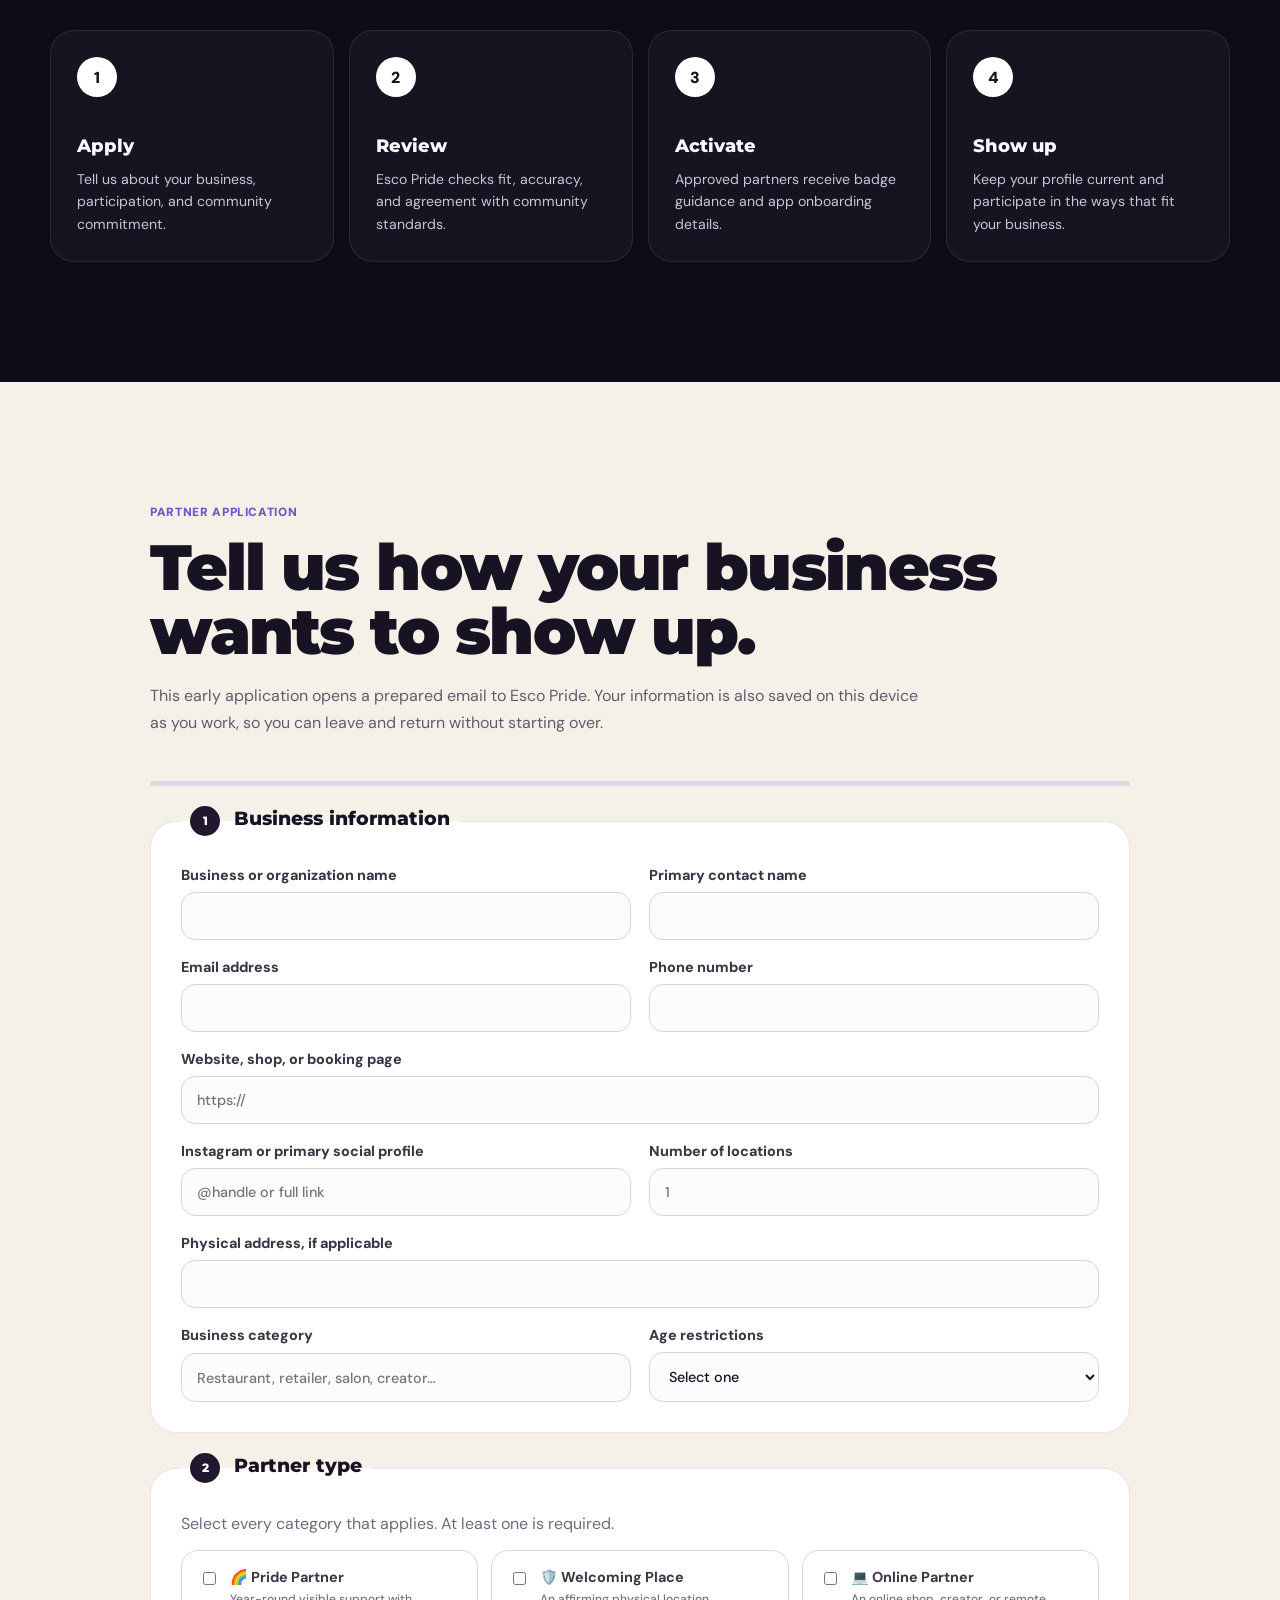
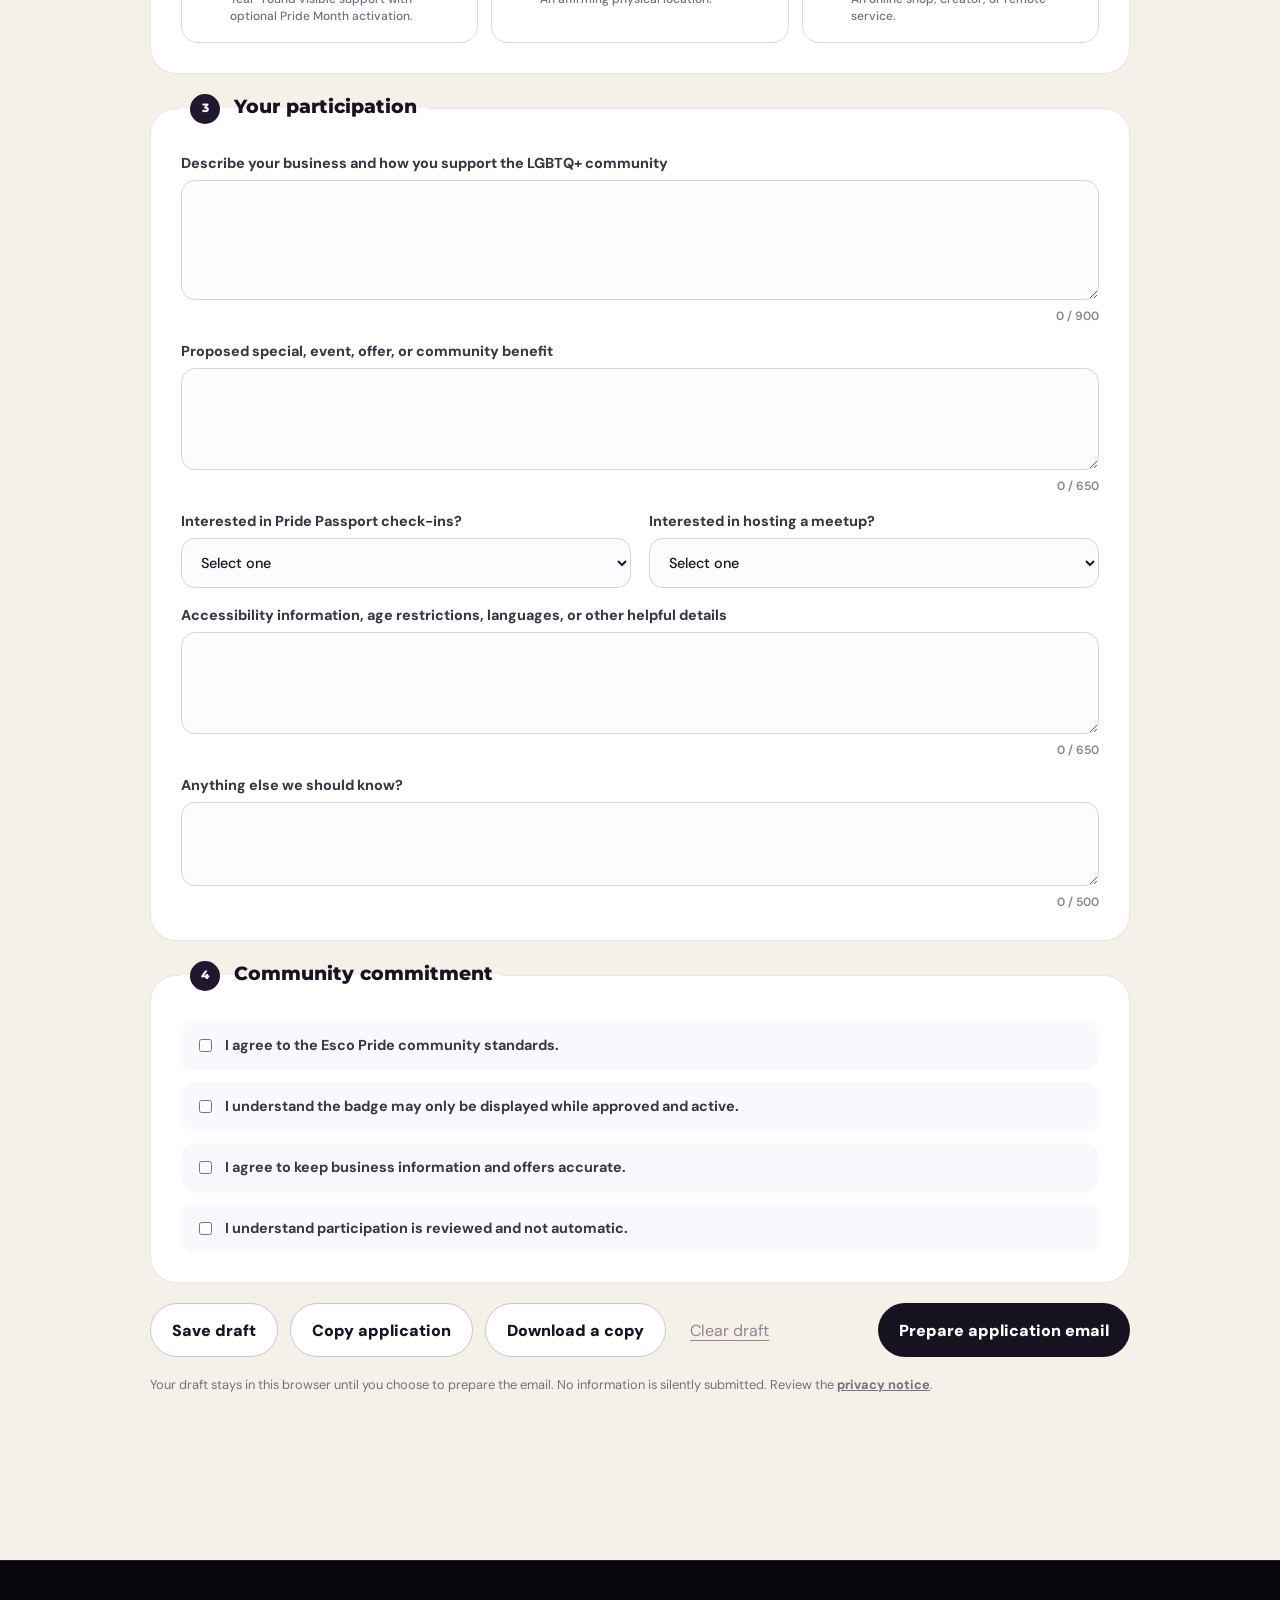
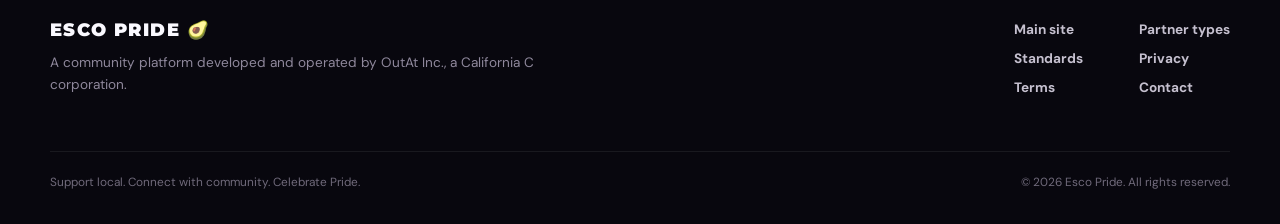
<file: business-signup.html>
<!doctype html>
<html lang="en">
<head>
  <meta charset="utf-8">
  <meta name="viewport" content="width=device-width, initial-scale=1, viewport-fit=cover">
  <meta name="theme-color" content="#0b0914">
  <meta name="description" content="Apply now to become a Founding Esco Pride Partner, Welcoming Place, or Online Partner and help launch the network before Pride Month 2027.">
  <meta property="og:title" content="Become an Esco Pride Partner">
  <meta property="og:description" content="Show LGBTQ+ Escondido that your business is ready to welcome and support our community.">
  <meta property="og:type" content="website">
  <meta property="og:url" content="https://escopride.com/business-signup.html">
  <meta property="og:image" content="https://escopride.com/assets/esco-pride-social-2026.jpg">
  <meta property="og:image:secure_url" content="https://escopride.com/assets/esco-pride-social-2026.jpg">
  <meta property="og:image:type" content="image/jpeg">
  <meta property="og:image:width" content="1200">
  <meta property="og:image:height" content="630">
  <link rel="canonical" href="https://escopride.com/business-signup.html">
  <link rel="image_src" href="https://escopride.com/assets/esco-pride-social-2026.jpg">
  <title>Founding Partner Portal — Esco Pride</title>
  <link rel="icon" href="assets/favicon-32.png" sizes="32x32">
  <link rel="apple-touch-icon" href="assets/apple-touch-icon.png">
  <link rel="manifest" href="site.webmanifest">
  <link rel="preconnect" href="https://fonts.googleapis.com">
  <link rel="preconnect" href="https://fonts.gstatic.com" crossorigin>
  <link href="https://fonts.googleapis.com/css2?family=DM+Sans:wght@400;500;600;700&family=Montserrat:wght@700;800;900&display=swap" rel="stylesheet">
  <script>document.documentElement.classList.add('js');</script>
  <link rel="stylesheet" href="styles.css">
  <link rel="stylesheet" href="business-signup.css">
  <meta name="twitter:card" content="summary_large_image">
  <meta name="twitter:title" content="Become an Esco Pride Founding Partner">
  <meta name="twitter:description" content="Join Escondido’s year-round network of welcoming businesses and help build Esco Pride from the beginning.">
  <meta name="twitter:image" content="https://escopride.com/assets/esco-pride-social-2026.jpg">
</head>
<body class="portal-body">
  <a class="skip-link" href="#main">Skip to content</a>
  <div class="rainbow-line" aria-hidden="true"></div>

  <header class="site-header portal-header scrolled">
    <a class="brand" href="index.html" aria-label="Esco Pride home">
      <span class="brand-mark" aria-hidden="true">🥑</span>
      <span class="brand-name">ESCO PRIDE</span>
    </a>
    <div class="portal-nav">
      <a href="#partner-types">Partner types</a>
      <a href="#standards">Standards</a>
      <a class="nav-cta" href="#application">Apply now</a>
    </div>
  </header>

  <main id="main">
    <section class="portal-hero">
      <div class="portal-hero-copy reveal">
        <p class="eyebrow">FOUNDING BUSINESS & COMMUNITY PARTNER PORTAL</p>
        <h1>Show our community<br><span>they belong here.</span></h1>
        <p class="lead">
          Join the local network connecting LGBTQ+ people and allies with businesses,
          services, and spaces that choose to visibly support Escondido's community.
        </p>
        <div class="actions">
          <a class="primary-button" href="#application">Start your application</a>
          <a class="secondary-button" href="#partner-types">Compare partner types</a>
        </div>
        <div class="portal-status"><span class="pulse" aria-hidden="true"></span><strong>Founding Partner applications are open now</strong><span>No fee to apply</span></div>
        <p class="project-credit">Founding Partners help shape the network before public launch. Esco Pride is developed and operated by OutAt Inc., a California C corporation.</p>
      </div>

      <aside class="portal-spotlight reveal">
        <span class="spotlight-label">FOUNDING PARTNER · 2026</span>
        <div class="portal-badge">
          <span aria-hidden="true">🥑</span>
          <strong>VERIFIED</strong>
          <small>ESCO PRIDE PARTNER</small>
        </div>
        <h2>Support us.<br>We support you.</h2>
        <p>Approved partners receive a verified app profile and an official physical or digital participation badge.</p>
      </aside>
    </section>

    <section class="portal-proof reveal">
      <div><strong>No fee to apply</strong><span>Early partner applications are free and reviewed individually.</span></div>
      <div><strong>Verified app profile</strong><span>Be discoverable where the community is looking.</span></div>
      <div><strong>Official partner badge</strong><span>Make your support visible in-person or online.</span></div>
      <div><strong>Local participation</strong><span>Offers, passport check-ins, meetups, and more.</span></div>
    </section>

    <section class="portal-section" id="partner-types">
      <div class="section-heading reveal">
        <p class="eyebrow">CHOOSE HOW YOU SHOW UP</p>
        <h2>Three partner types.<br>One trusted network.</h2>
        <p>Businesses and organizations may qualify for more than one category.</p>
      </div>

      <div class="type-grid">
        <article class="reveal">
          <div class="type-top"><span class="type-icon">🌈</span><span class="type-number">01</span></div>
          <span class="type-name">PRIDE PARTNER</span>
          <h3>Show visible support year-round.</h3>
          <p>For storefronts and service businesses ready to visibly support the community year-round, with optional Pride Month activations.</p>
          <ul>
            <li>Offer a special, event, product, donation, or meaningful community benefit when it fits your business</li>
            <li>Receive a verified listing in the app</li>
            <li>Display the official Pride Partner decal or digital badge</li>
            <li>Optionally activate Pride Passport check-ins</li>
          </ul>
        </article>

        <article class="reveal">
          <div class="type-top"><span class="type-icon">🛡️</span><span class="type-number">02</span></div>
          <span class="type-name">WELCOMING PLACE</span>
          <h3>Provide an affirming physical location.</h3>
          <p>For locations where LGBTQ+ people and allies can expect respectful treatment and visible support.</p>
          <ul>
            <li>Maintain a welcoming, nondiscriminatory environment</li>
            <li>Ensure staff understand what the badge represents</li>
            <li>Display the Welcoming Place decal</li>
            <li>Offer reasonable basic assistance when someone needs a public place to pause or seek help</li>
          </ul>
          <p class="fine-print">The badge represents a commitment to welcome and assist; it is not a guarantee against every possible incident.</p>
        </article>

        <article class="reveal">
          <div class="type-top"><span class="type-icon">💻</span><span class="type-number">03</span></div>
          <span class="type-name">ONLINE PARTNER</span>
          <h3>Support the community without a storefront.</h3>
          <p>For online shops, creators, wellness providers, consultants, artists, and remote services.</p>
          <ul>
            <li>Receive a verified online profile in the app</li>
            <li>Display the official digital partner badge</li>
            <li>Link the badge to your verified Esco Pride profile</li>
            <li>Optionally offer a year-round or Pride Month promotion or benefit</li>
          </ul>
        </article>
      </div>
    </section>

    <section class="portal-app-callout">
      <div class="portal-app-copy reveal">
        <p class="eyebrow">YOUR BUSINESS IN THE APP</p>
        <h2>More than a name on a list.</h2>
        <p>
          Approved profiles can include your story, current hours, contact information, accessibility details,
          Pride offers, photos, events, meetup participation, and passport check-ins.
        </p>
        <div class="profile-checks">
          <span>✓ Searchable local profile</span>
          <span>✓ Map and category discovery</span>
          <span>✓ Pride offer visibility</span>
          <span>✓ Community check-in activity</span>
        </div>
      </div>
      <div class="profile-mockup reveal">
        <div class="profile-cover"><span>VERIFIED PRIDE PARTNER</span></div>
        <div class="profile-content">
          <div class="profile-logo">LOCAL<br>LOGO</div>
          <div><span class="open-pill">OPEN TODAY</span><h3>Your Business Name</h3><p>Welcoming local business · Escondido, CA</p></div>
        </div>
        <div class="profile-offer"><span>CURRENT COMMUNITY OFFER</span><strong>Your special, event, or community benefit appears here.</strong></div>
      </div>
    </section>

    <section class="standards-section" id="standards">
      <div class="section-heading reveal">
        <p class="eyebrow">COMMUNITY STANDARDS</p>
        <h2>The badge has to mean something.</h2>
        <p>Participation is reviewed and may be paused or removed when a business no longer meets the commitment.</p>
      </div>
      <div class="standard-grid">
        <article class="reveal"><span>01</span><h3>Welcome respectfully</h3><p>Treat customers, employees, guests, and community members with dignity regardless of sexual orientation, gender identity, or gender expression.</p></article>
        <article class="reveal"><span>02</span><h3>Stand behind the badge</h3><p>Owners, managers, and customer-facing staff should understand what Esco Pride participation represents.</p></article>
        <article class="reveal"><span>03</span><h3>Keep details current</h3><p>Maintain accurate hours, offers, links, accessibility information, and participation status.</p></article>
        <article class="reveal"><span>04</span><h3>Address concerns</h3><p>Work in good faith with Esco Pride if a serious harassment or discrimination concern is reported.</p></article>
      </div>
    </section>

    <section class="participation-section">
      <div class="participation-copy reveal">
        <p class="eyebrow">OPTIONAL WAYS TO PARTICIPATE</p>
        <h2>Give the community a reason to walk through your door.</h2>
        <p>Businesses can choose the opportunities that fit their space, audience, schedule, and capacity.</p>
      </div>
      <div class="participation-grid">
        <article class="reveal"><span>🥑</span><h3>Passport check-ins</h3><p>Let app members scan a business QR code and collect an Avi stamp.</p></article>
        <article class="reveal"><span>✨</span><h3>Pride specials</h3><p>Offer a discount, product, event, sample, donation, or other meaningful benefit.</p></article>
        <article class="reveal"><span>🫶</span><h3>Meetup hosting</h3><p>Share available dates and capacity for an all-ages or adult community gathering.</p></article>
        <article class="reveal"><span>📸</span><h3>Community moments</h3><p>Submit approved photos, events, and updates for possible in-app features.</p></article>
      </div>
    </section>

    <section class="process-section">
      <div class="section-heading reveal">
        <p class="eyebrow">HOW APPROVAL WORKS</p>
        <h2>Simple, clear, and built for trust.</h2>
      </div>
      <div class="process-grid">
        <div class="reveal"><span>1</span><strong>Apply</strong><p>Tell us about your business, participation, and community commitment.</p></div>
        <div class="reveal"><span>2</span><strong>Review</strong><p>Esco Pride checks fit, accuracy, and agreement with community standards.</p></div>
        <div class="reveal"><span>3</span><strong>Activate</strong><p>Approved partners receive badge guidance and app onboarding details.</p></div>
        <div class="reveal"><span>4</span><strong>Show up</strong><p>Keep your profile current and participate in the ways that fit your business.</p></div>
      </div>
    </section>

    <section class="application-section" id="application">
      <div class="application-intro reveal">
        <p class="eyebrow">PARTNER APPLICATION</p>
        <h2>Tell us how your business wants to show up.</h2>
        <p>
          This early application opens a prepared email to Esco Pride. Your information is also saved on this device
          as you work, so you can leave and return without starting over.
        </p>
      </div>

      <form id="partnerApplication" class="partner-form" novalidate>
        <div class="form-progress" aria-hidden="true"><span></span></div>

        <fieldset>
          <legend><span>1</span> Business information</legend>
          <div class="form-grid">
            <label>Business or organization name<input type="text" name="businessName" autocomplete="organization" maxlength="100" required></label>
            <label>Primary contact name<input type="text" name="contactName" autocomplete="name" maxlength="100" required></label>
            <label>Email address<input type="email" name="email" autocomplete="email" maxlength="160" required></label>
            <label>Phone number<input type="tel" name="phone" autocomplete="tel" maxlength="40"></label>
            <label class="full">Website, shop, or booking page<input type="url" name="website" placeholder="https://" maxlength="250"></label>
            <label>Instagram or primary social profile<input type="text" name="socialProfile" placeholder="@handle or full link" maxlength="160"></label>
            <label>Number of locations<input type="number" name="locationCount" min="1" max="100" inputmode="numeric" placeholder="1"></label>
            <label class="full">Physical address, if applicable<input type="text" name="address" autocomplete="street-address" maxlength="250"></label>
            <label>Business category<input type="text" name="businessCategory" placeholder="Restaurant, retailer, salon, creator…" maxlength="100" required></label>
            <label>Age restrictions<select name="ageRestriction"><option value="">Select one</option><option>All ages</option><option>18+</option><option>21+</option><option>Varies by event or time</option><option>Online only</option></select></label>
          </div>
        </fieldset>

        <fieldset>
          <legend><span>2</span> Partner type</legend>
          <p class="field-help">Select every category that applies. At least one is required.</p>
          <div class="choice-grid">
            <label class="choice"><input type="checkbox" name="partnerType" value="Pride Partner"><span><strong>🌈 Pride Partner</strong><small>Year-round visible support with optional Pride Month activation.</small></span></label>
            <label class="choice"><input type="checkbox" name="partnerType" value="Welcoming Place"><span><strong>🛡️ Welcoming Place</strong><small>An affirming physical location.</small></span></label>
            <label class="choice"><input type="checkbox" name="partnerType" value="Online Partner"><span><strong>💻 Online Partner</strong><small>An online shop, creator, or remote service.</small></span></label>
          </div>
        </fieldset>

        <fieldset>
          <legend><span>3</span> Your participation</legend>
          <div class="form-grid">
            <label class="full">Describe your business and how you support the LGBTQ+ community<textarea name="supportDescription" rows="5" maxlength="900" required></textarea><small class="field-counter" data-counter-for="supportDescription">0 / 900</small></label>
            <label class="full">Proposed special, event, offer, or community benefit<textarea name="prideOffer" rows="4" maxlength="650"></textarea><small class="field-counter" data-counter-for="prideOffer">0 / 650</small></label>
            <label>Interested in Pride Passport check-ins?<select name="passportInterest" required><option value="">Select one</option><option>Yes</option><option>No</option><option>Not sure yet</option></select></label>
            <label>Interested in hosting a meetup?<select name="meetupInterest" required><option value="">Select one</option><option>Yes, all ages</option><option>Yes, adults only</option><option>Yes, either format</option><option>No</option><option>Not sure yet</option></select></label>
            <label class="full">Accessibility information, age restrictions, languages, or other helpful details<textarea name="accessibility" rows="4" maxlength="650"></textarea><small class="field-counter" data-counter-for="accessibility">0 / 650</small></label>
            <label class="full">Anything else we should know?<textarea name="additionalNotes" rows="3" maxlength="500"></textarea><small class="field-counter" data-counter-for="additionalNotes">0 / 500</small></label>
          </div>
        </fieldset>

        <fieldset>
          <legend><span>4</span> Community commitment</legend>
          <div class="agreements">
            <label><input type="checkbox" name="agreement" value="standards" required><span>I agree to the Esco Pride community standards.</span></label>
            <label><input type="checkbox" name="agreement" value="badge" required><span>I understand the badge may only be displayed while approved and active.</span></label>
            <label><input type="checkbox" name="agreement" value="accuracy" required><span>I agree to keep business information and offers accurate.</span></label>
            <label><input type="checkbox" name="agreement" value="review" required><span>I understand participation is reviewed and not automatic.</span></label>
          </div>
        </fieldset>

        <div class="form-actions">
          <button type="button" class="form-secondary" id="saveDraft">Save draft</button>
          <button type="button" class="form-secondary" id="copyApplication">Copy application</button>
          <button type="button" class="form-secondary" id="downloadApplication">Download a copy</button>
          <button type="button" class="form-link-button" id="clearDraft">Clear draft</button>
          <button type="submit" class="form-primary">Prepare application email</button>
        </div>
        <p class="privacy-note">Your draft stays in this browser until you choose to prepare the email. No information is silently submitted. Review the <a href="privacy.html">privacy notice</a>.</p>
        <p id="formStatus" class="form-status" aria-live="polite"></p>
      </form>
    </section>
  </main>

  <footer class="site-footer">
    <div class="footer-main">
      <div>
        <div class="footer-brand">ESCO PRIDE <span aria-hidden="true">🥑</span></div>
        <p>A community platform developed and operated by OutAt Inc., a California C corporation.</p>
      </div>
      <div class="footer-links">
        <a href="index.html">Main site</a>
        <a href="#partner-types">Partner types</a>
        <a href="#standards">Standards</a>
        <a href="privacy.html">Privacy</a>
        <a href="terms.html">Terms</a>
        <a href="mailto:admin@outatinc.com?subject=Esco%20Pride%20-%20Business%20Partner%20Question">Contact</a>
      </div>
    </div>
    <div class="footer-bottom">
      <span>Support local. Connect with community. Celebrate Pride.</span>
      <span>© <span data-year></span> Esco Pride. All rights reserved.</span>
    </div>
  </footer>

  <script src="site.js"></script>
  <script src="business-signup.js"></script>
</body>
</html>
</file>
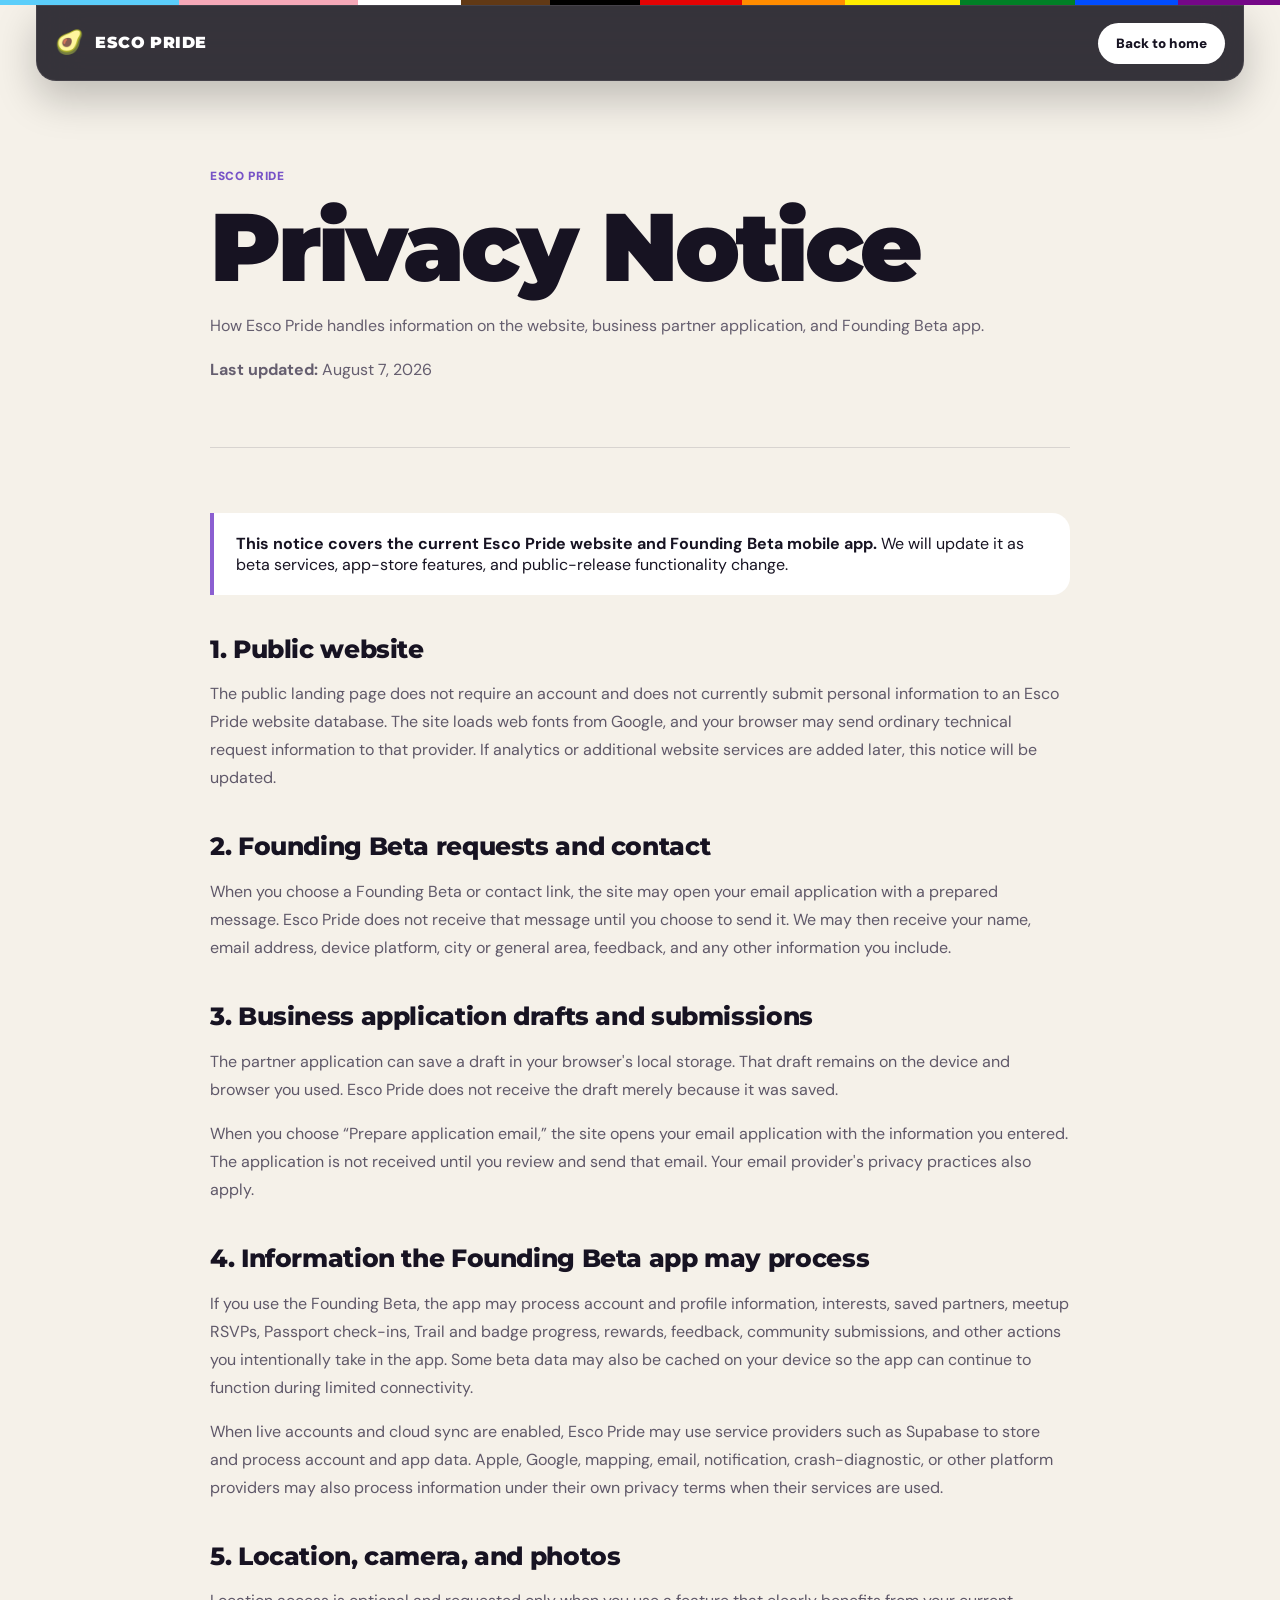
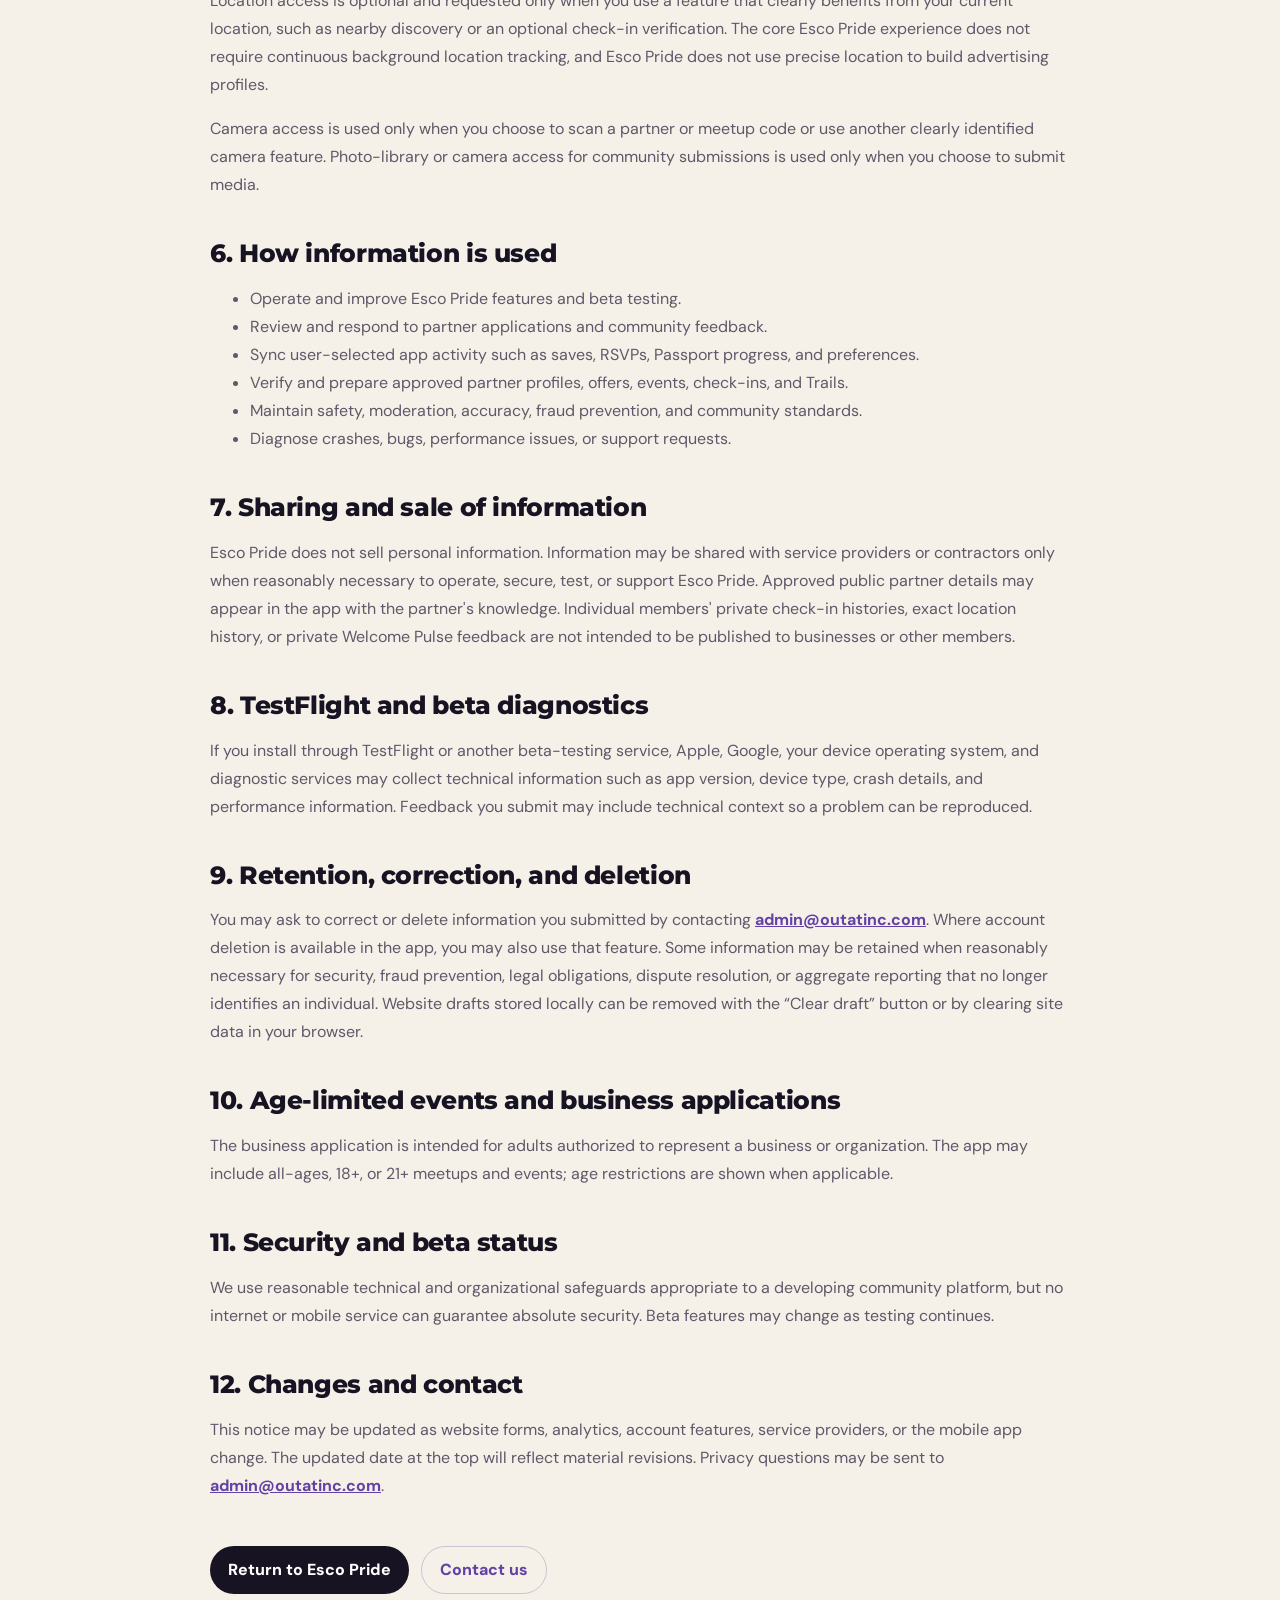
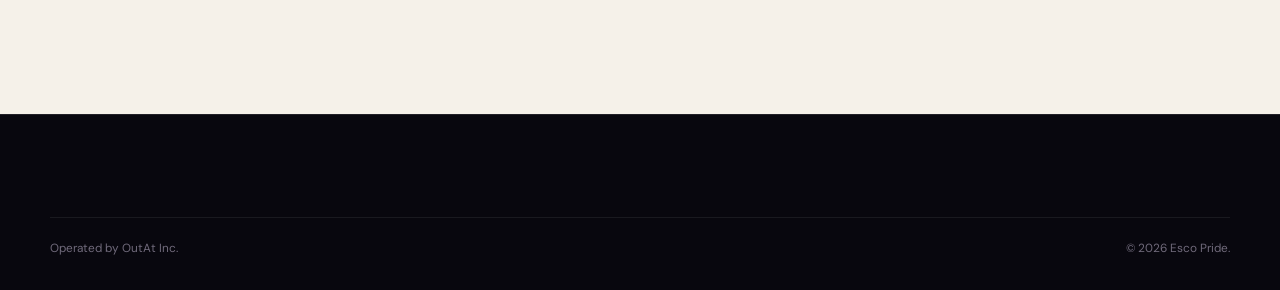
<file: privacy.html>
<!doctype html>
<html lang="en">
<head>
  <meta charset="utf-8">
  <meta name="viewport" content="width=device-width, initial-scale=1, viewport-fit=cover">
  <meta name="theme-color" content="#0b0914">
  <meta name="description" content="How Esco Pride handles information on the website, business partner application, and Founding Beta mobile app.">
  <link rel="canonical" href="https://escopride.com/privacy.html">
  <title>Privacy Notice — Esco Pride</title>
  <link rel="icon" href="assets/favicon-32.png" sizes="32x32">
  <link rel="apple-touch-icon" href="assets/apple-touch-icon.png">
  <link rel="preconnect" href="https://fonts.googleapis.com">
  <link rel="preconnect" href="https://fonts.gstatic.com" crossorigin>
  <link href="https://fonts.googleapis.com/css2?family=DM+Sans:wght@400;500;600;700&family=Montserrat:wght@700;800;900&display=swap" rel="stylesheet">
  <link rel="stylesheet" href="styles.css">
  <link rel="stylesheet" href="legal.css">
</head>
<body class="legal-body">
  <a class="skip-link" href="#main">Skip to content</a><div class="rainbow-line" aria-hidden="true"></div>
  <header class="site-header legal-header scrolled"><a class="brand" href="index.html" aria-label="Esco Pride home"><span class="brand-mark" aria-hidden="true">🥑</span><span class="brand-name">ESCO PRIDE</span></a><a class="nav-cta legal-home-link" href="index.html">Back to home</a></header>
  <main class="legal-main" id="main">
    <section class="legal-hero"><p class="eyebrow">Esco Pride</p><h1>Privacy Notice</h1><p>How Esco Pride handles information on the website, business partner application, and Founding Beta app.</p><p><strong>Last updated:</strong> August 7, 2026</p></section>
    <article class="legal-content">
      <div class="legal-note"><strong>This notice covers the current Esco Pride website and Founding Beta mobile app.</strong> We will update it as beta services, app-store features, and public-release functionality change.</div>

      <h2>1. Public website</h2>
      <p>The public landing page does not require an account and does not currently submit personal information to an Esco Pride website database. The site loads web fonts from Google, and your browser may send ordinary technical request information to that provider. If analytics or additional website services are added later, this notice will be updated.</p>

      <h2>2. Founding Beta requests and contact</h2>
      <p>When you choose a Founding Beta or contact link, the site may open your email application with a prepared message. Esco Pride does not receive that message until you choose to send it. We may then receive your name, email address, device platform, city or general area, feedback, and any other information you include.</p>

      <h2>3. Business application drafts and submissions</h2>
      <p>The partner application can save a draft in your browser's local storage. That draft remains on the device and browser you used. Esco Pride does not receive the draft merely because it was saved.</p>
      <p>When you choose “Prepare application email,” the site opens your email application with the information you entered. The application is not received until you review and send that email. Your email provider's privacy practices also apply.</p>

      <h2>4. Information the Founding Beta app may process</h2>
      <p>If you use the Founding Beta, the app may process account and profile information, interests, saved partners, meetup RSVPs, Passport check-ins, Trail and badge progress, rewards, feedback, community submissions, and other actions you intentionally take in the app. Some beta data may also be cached on your device so the app can continue to function during limited connectivity.</p>
      <p>When live accounts and cloud sync are enabled, Esco Pride may use service providers such as Supabase to store and process account and app data. Apple, Google, mapping, email, notification, crash-diagnostic, or other platform providers may also process information under their own privacy terms when their services are used.</p>

      <h2>5. Location, camera, and photos</h2>
      <p>Location access is optional and requested only when you use a feature that clearly benefits from your current location, such as nearby discovery or an optional check-in verification. The core Esco Pride experience does not require continuous background location tracking, and Esco Pride does not use precise location to build advertising profiles.</p>
      <p>Camera access is used only when you choose to scan a partner or meetup code or use another clearly identified camera feature. Photo-library or camera access for community submissions is used only when you choose to submit media.</p>

      <h2>6. How information is used</h2>
      <ul>
        <li>Operate and improve Esco Pride features and beta testing.</li>
        <li>Review and respond to partner applications and community feedback.</li>
        <li>Sync user-selected app activity such as saves, RSVPs, Passport progress, and preferences.</li>
        <li>Verify and prepare approved partner profiles, offers, events, check-ins, and Trails.</li>
        <li>Maintain safety, moderation, accuracy, fraud prevention, and community standards.</li>
        <li>Diagnose crashes, bugs, performance issues, or support requests.</li>
      </ul>

      <h2>7. Sharing and sale of information</h2>
      <p>Esco Pride does not sell personal information. Information may be shared with service providers or contractors only when reasonably necessary to operate, secure, test, or support Esco Pride. Approved public partner details may appear in the app with the partner's knowledge. Individual members' private check-in histories, exact location history, or private Welcome Pulse feedback are not intended to be published to businesses or other members.</p>

      <h2>8. TestFlight and beta diagnostics</h2>
      <p>If you install through TestFlight or another beta-testing service, Apple, Google, your device operating system, and diagnostic services may collect technical information such as app version, device type, crash details, and performance information. Feedback you submit may include technical context so a problem can be reproduced.</p>

      <h2>9. Retention, correction, and deletion</h2>
      <p>You may ask to correct or delete information you submitted by contacting <a href="mailto:admin@outatinc.com?subject=Esco%20Pride%20-%20Privacy%20Question">admin@outatinc.com</a>. Where account deletion is available in the app, you may also use that feature. Some information may be retained when reasonably necessary for security, fraud prevention, legal obligations, dispute resolution, or aggregate reporting that no longer identifies an individual. Website drafts stored locally can be removed with the “Clear draft” button or by clearing site data in your browser.</p>

      <h2>10. Age-limited events and business applications</h2>
      <p>The business application is intended for adults authorized to represent a business or organization. The app may include all-ages, 18+, or 21+ meetups and events; age restrictions are shown when applicable.</p>

      <h2>11. Security and beta status</h2>
      <p>We use reasonable technical and organizational safeguards appropriate to a developing community platform, but no internet or mobile service can guarantee absolute security. Beta features may change as testing continues.</p>

      <h2>12. Changes and contact</h2>
      <p>This notice may be updated as website forms, analytics, account features, service providers, or the mobile app change. The updated date at the top will reflect material revisions. Privacy questions may be sent to <a href="mailto:admin@outatinc.com?subject=Esco%20Pride%20-%20Privacy%20Question">admin@outatinc.com</a>.</p>
      <div class="legal-actions"><a href="index.html">Return to Esco Pride</a><a href="mailto:admin@outatinc.com?subject=Esco%20Pride%20-%20Privacy%20Question">Contact us</a></div>
    </article>
  </main>
  <footer class="site-footer"><div class="footer-bottom"><span>Operated by OutAt Inc.</span><span>© <span data-year></span> Esco Pride.</span></div></footer><script src="site.js"></script>
</body>
</html>
</file>
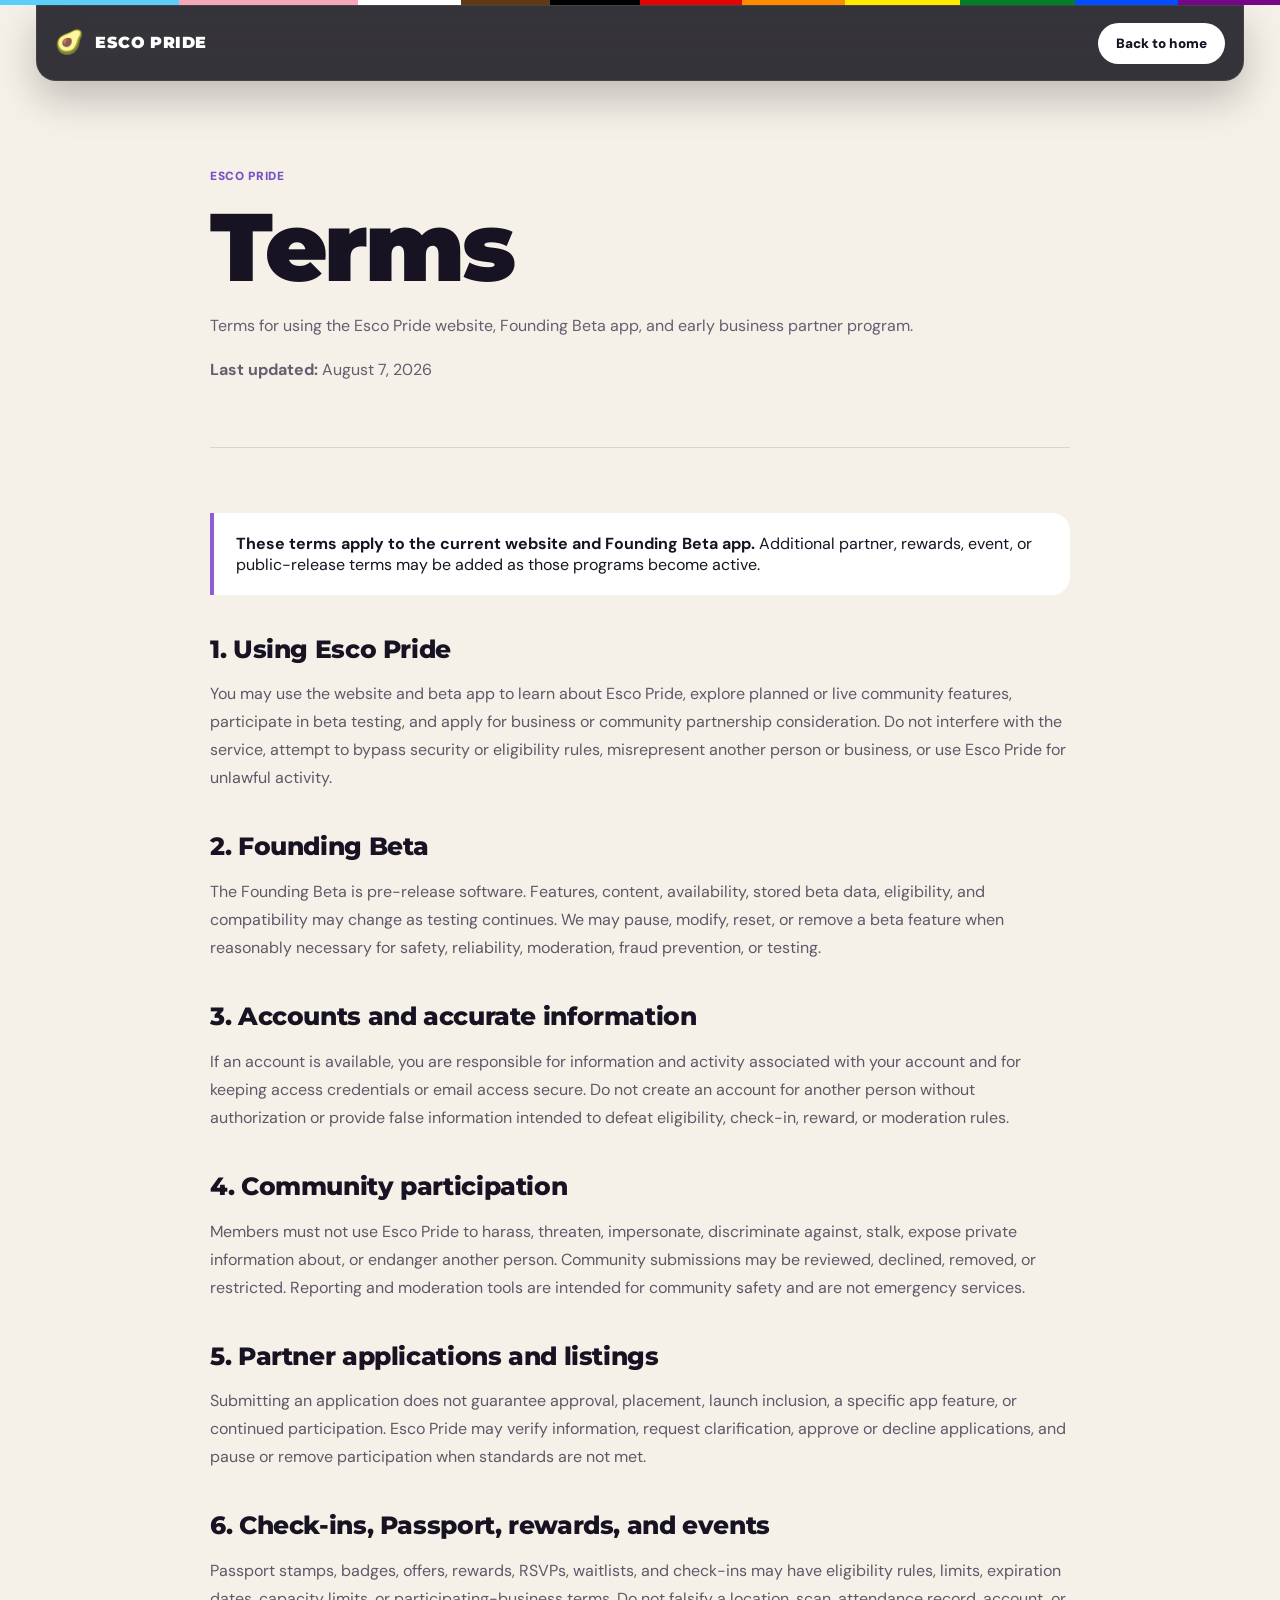
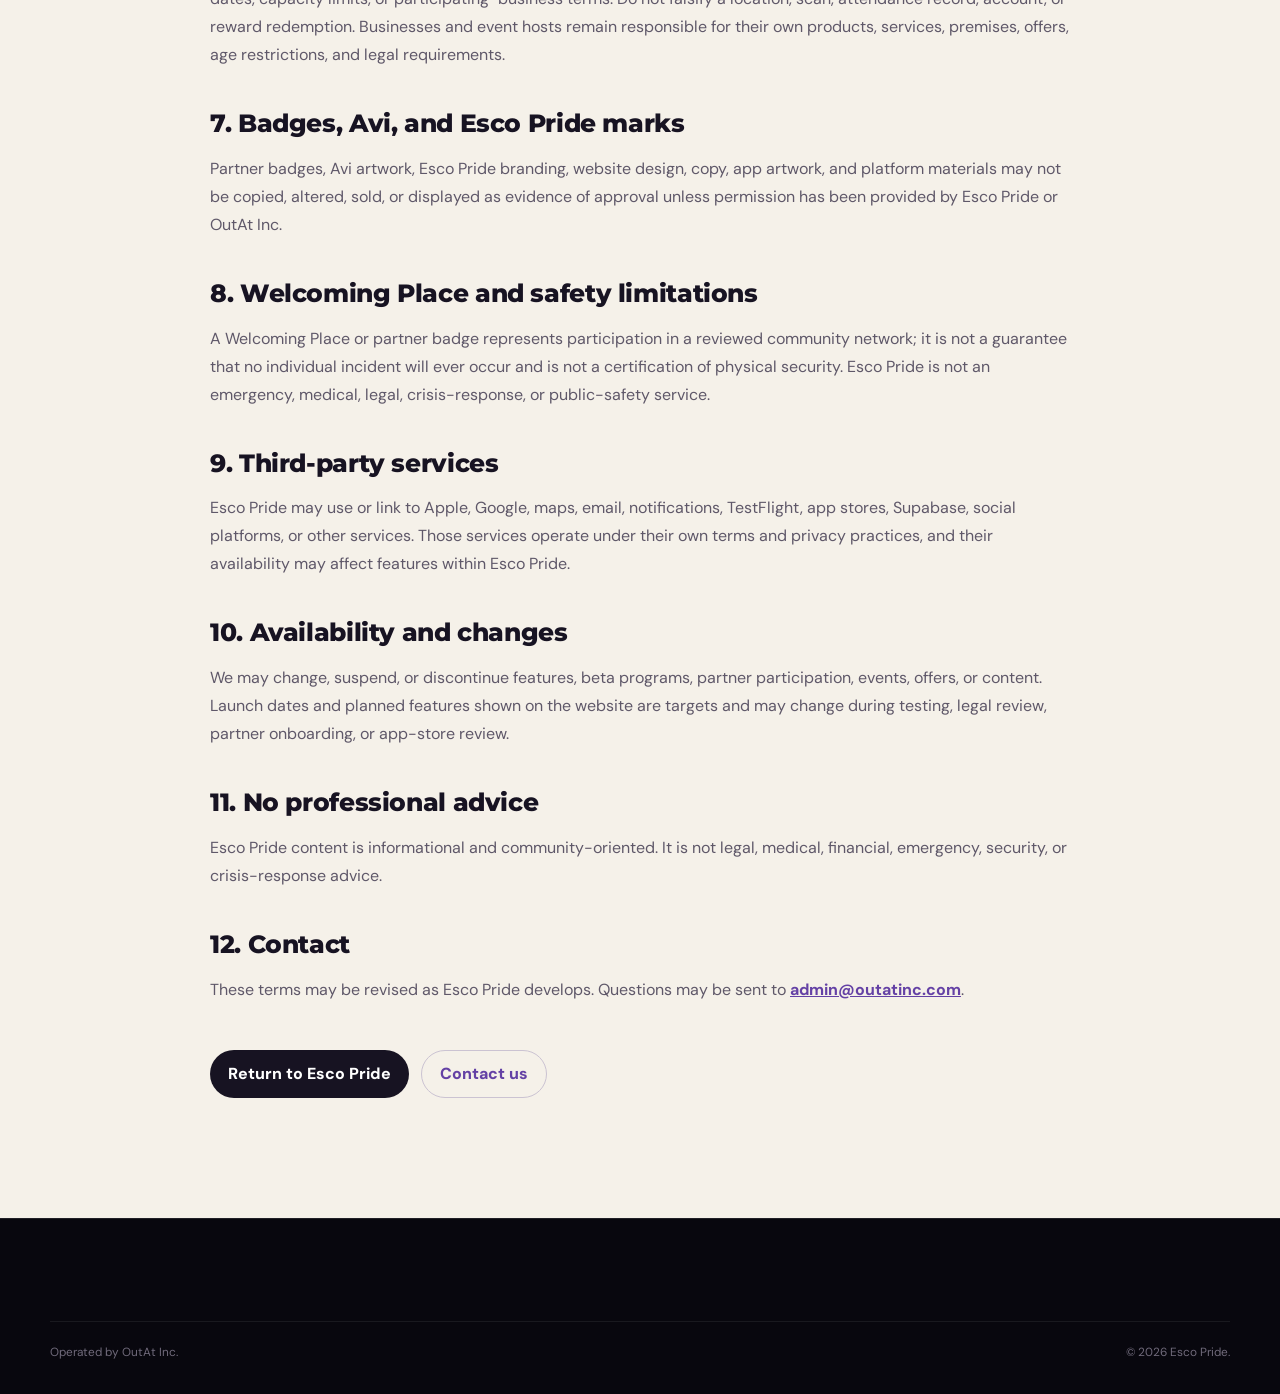
<file: terms.html>
<!doctype html>
<html lang="en">
<head>
  <meta charset="utf-8">
  <meta name="viewport" content="width=device-width, initial-scale=1, viewport-fit=cover">
  <meta name="theme-color" content="#0b0914">
  <meta name="description" content="Terms for using the Esco Pride website, Founding Beta app, and early business partner program.">
  <link rel="canonical" href="https://escopride.com/terms.html">
  <title>Terms — Esco Pride</title>
  <link rel="icon" href="assets/favicon-32.png" sizes="32x32">
  <link rel="apple-touch-icon" href="assets/apple-touch-icon.png">
  <link rel="preconnect" href="https://fonts.googleapis.com">
  <link rel="preconnect" href="https://fonts.gstatic.com" crossorigin>
  <link href="https://fonts.googleapis.com/css2?family=DM+Sans:wght@400;500;600;700&family=Montserrat:wght@700;800;900&display=swap" rel="stylesheet">
  <link rel="stylesheet" href="styles.css">
  <link rel="stylesheet" href="legal.css">
</head>
<body class="legal-body">
  <a class="skip-link" href="#main">Skip to content</a><div class="rainbow-line" aria-hidden="true"></div>
  <header class="site-header legal-header scrolled"><a class="brand" href="index.html" aria-label="Esco Pride home"><span class="brand-mark" aria-hidden="true">🥑</span><span class="brand-name">ESCO PRIDE</span></a><a class="nav-cta legal-home-link" href="index.html">Back to home</a></header>
  <main class="legal-main" id="main">
    <section class="legal-hero"><p class="eyebrow">Esco Pride</p><h1>Terms</h1><p>Terms for using the Esco Pride website, Founding Beta app, and early business partner program.</p><p><strong>Last updated:</strong> August 7, 2026</p></section>
    <article class="legal-content">
      <div class="legal-note"><strong>These terms apply to the current website and Founding Beta app.</strong> Additional partner, rewards, event, or public-release terms may be added as those programs become active.</div>

      <h2>1. Using Esco Pride</h2>
      <p>You may use the website and beta app to learn about Esco Pride, explore planned or live community features, participate in beta testing, and apply for business or community partnership consideration. Do not interfere with the service, attempt to bypass security or eligibility rules, misrepresent another person or business, or use Esco Pride for unlawful activity.</p>

      <h2>2. Founding Beta</h2>
      <p>The Founding Beta is pre-release software. Features, content, availability, stored beta data, eligibility, and compatibility may change as testing continues. We may pause, modify, reset, or remove a beta feature when reasonably necessary for safety, reliability, moderation, fraud prevention, or testing.</p>

      <h2>3. Accounts and accurate information</h2>
      <p>If an account is available, you are responsible for information and activity associated with your account and for keeping access credentials or email access secure. Do not create an account for another person without authorization or provide false information intended to defeat eligibility, check-in, reward, or moderation rules.</p>

      <h2>4. Community participation</h2>
      <p>Members must not use Esco Pride to harass, threaten, impersonate, discriminate against, stalk, expose private information about, or endanger another person. Community submissions may be reviewed, declined, removed, or restricted. Reporting and moderation tools are intended for community safety and are not emergency services.</p>

      <h2>5. Partner applications and listings</h2>
      <p>Submitting an application does not guarantee approval, placement, launch inclusion, a specific app feature, or continued participation. Esco Pride may verify information, request clarification, approve or decline applications, and pause or remove participation when standards are not met.</p>

      <h2>6. Check-ins, Passport, rewards, and events</h2>
      <p>Passport stamps, badges, offers, rewards, RSVPs, waitlists, and check-ins may have eligibility rules, limits, expiration dates, capacity limits, or participating-business terms. Do not falsify a location, scan, attendance record, account, or reward redemption. Businesses and event hosts remain responsible for their own products, services, premises, offers, age restrictions, and legal requirements.</p>

      <h2>7. Badges, Avi, and Esco Pride marks</h2>
      <p>Partner badges, Avi artwork, Esco Pride branding, website design, copy, app artwork, and platform materials may not be copied, altered, sold, or displayed as evidence of approval unless permission has been provided by Esco Pride or OutAt Inc.</p>

      <h2>8. Welcoming Place and safety limitations</h2>
      <p>A Welcoming Place or partner badge represents participation in a reviewed community network; it is not a guarantee that no individual incident will ever occur and is not a certification of physical security. Esco Pride is not an emergency, medical, legal, crisis-response, or public-safety service.</p>

      <h2>9. Third-party services</h2>
      <p>Esco Pride may use or link to Apple, Google, maps, email, notifications, TestFlight, app stores, Supabase, social platforms, or other services. Those services operate under their own terms and privacy practices, and their availability may affect features within Esco Pride.</p>

      <h2>10. Availability and changes</h2>
      <p>We may change, suspend, or discontinue features, beta programs, partner participation, events, offers, or content. Launch dates and planned features shown on the website are targets and may change during testing, legal review, partner onboarding, or app-store review.</p>

      <h2>11. No professional advice</h2>
      <p>Esco Pride content is informational and community-oriented. It is not legal, medical, financial, emergency, security, or crisis-response advice.</p>

      <h2>12. Contact</h2>
      <p>These terms may be revised as Esco Pride develops. Questions may be sent to <a href="mailto:admin@outatinc.com?subject=Esco%20Pride%20-%20Terms%20Question">admin@outatinc.com</a>.</p>
      <div class="legal-actions"><a href="index.html">Return to Esco Pride</a><a href="mailto:admin@outatinc.com?subject=Esco%20Pride%20-%20Terms%20Question">Contact us</a></div>
    </article>
  </main>
  <footer class="site-footer"><div class="footer-bottom"><span>Operated by OutAt Inc.</span><span>© <span data-year></span> Esco Pride.</span></div></footer><script src="site.js"></script>
</body>
</html>
</file>
<file: styles.css>
:root {
  --ink: #faf9ff;
  --muted: #c9c5d8;
  --muted-dark: #625b70;
  --bg: #0b0914;
  --bg-soft: #12101f;
  --panel: #171329;
  --panel-2: #211a3b;
  --paper: #f5f1e9;
  --paper-2: #fffdf8;
  --purple: #9a6bff;
  --pink: #ec5ca7;
  --orange: #ff7b35;
  --yellow: #ffd047;
  --green: #5fc45a;
  --blue: #43b7de;
  --line: rgba(255,255,255,.1);
  --shadow: 0 30px 90px rgba(0,0,0,.32);
  --radius: 30px;
  --max: 1180px;
}

* { box-sizing: border-box; }
html { scroll-behavior: smooth; }
body {
  margin: 0;
  background: var(--bg);
  color: var(--ink);
  font-family: "DM Sans", sans-serif;
  -webkit-font-smoothing: antialiased;
  overflow-x: hidden;
}
img { display: block; max-width: 100%; }
a { color: inherit; }
button, input, textarea, select { font: inherit; }

.skip-link {
  position: fixed;
  left: 18px;
  top: -80px;
  z-index: 1000;
  padding: 12px 16px;
  background: #fff;
  color: #111;
  border-radius: 12px;
  transition: top .2s ease;
}
.skip-link:focus { top: 18px; }
.sr-only {
  position: absolute !important;
  width: 1px !important;
  height: 1px !important;
  padding: 0 !important;
  margin: -1px !important;
  overflow: hidden !important;
  clip: rect(0,0,0,0) !important;
  white-space: nowrap !important;
  border: 0 !important;
}
.rainbow-line {
  position: fixed;
  inset: 0 0 auto;
  z-index: 999;
  height: 5px;
  background: linear-gradient(90deg,#5bcefa 0 14%,#f5a9b8 14% 28%,#fff 28% 36%,#613915 36% 43%,#000 43% 50%,#e40303 50% 58%,#ff8c00 58% 66%,#ffed00 66% 75%,#008026 75% 84%,#004dff 84% 92%,#750787 92%);
}

.site-header {
  position: sticky;
  top: 5px;
  z-index: 100;
  width: min(var(--max), calc(100% - 40px));
  min-height: 76px;
  margin: 0 auto;
  display: flex;
  align-items: center;
  justify-content: space-between;
  gap: 30px;
  transition: background .25s ease, box-shadow .25s ease, backdrop-filter .25s ease, width .25s ease;
}
.site-header.scrolled {
  width: min(calc(var(--max) + 28px), calc(100% - 20px));
  padding: 0 18px;
  background: rgba(11,9,20,.82);
  border: 1px solid rgba(255,255,255,.08);
  border-radius: 0 0 20px 20px;
  box-shadow: 0 18px 40px rgba(0,0,0,.22);
  backdrop-filter: blur(20px);
}
.brand {
  display: inline-flex;
  align-items: center;
  gap: 11px;
  color: #fff;
  text-decoration: none;
  font: 900 1rem/1 "Montserrat", sans-serif;
  letter-spacing: .025em;
}
.brand-mark { font-size: 1.45rem; }
.site-nav { display: flex; align-items: center; gap: 28px; }
.site-nav a {
  color: #d8d4e3;
  text-decoration: none;
  font-size: .88rem;
  font-weight: 700;
  transition: color .2s ease;
}
.site-nav a:hover { color: #fff; }
.site-nav .nav-cta {
  padding: 12px 18px;
  background: #fff;
  color: #151222;
  border-radius: 999px;
}
.menu-toggle {
  display: none;
  width: 44px;
  height: 44px;
  padding: 11px;
  border: 1px solid rgba(255,255,255,.12);
  border-radius: 14px;
  background: rgba(255,255,255,.05);
}
.menu-toggle span:not(.sr-only) { display: block; height: 2px; margin: 4px 0; background: #fff; }

.hero {
  position: relative;
  width: min(var(--max), calc(100% - 40px));
  min-height: 770px;
  margin: 0 auto;
  padding: 95px 0 115px;
  display: grid;
  grid-template-columns: 1.02fr .98fr;
  gap: 64px;
  align-items: center;
}
.hero::before {
  content: "";
  position: absolute;
  z-index: -2;
  width: 700px;
  height: 700px;
  left: -380px;
  top: -150px;
  border-radius: 50%;
  background: radial-gradient(circle,rgba(145,89,255,.18),transparent 68%);
}
.eyebrow {
  margin: 0;
  color: #bda8f8;
  font-size: .74rem;
  font-weight: 900;
  letter-spacing: .055em;
  text-transform: uppercase;
}
.hero h1 {
  margin: 19px 0 28px;
  font: 900 clamp(4rem,8vw,7.5rem)/.84 "Montserrat", sans-serif;
  letter-spacing: -.035em;
}
.hero h1 span {
  color: transparent;
  background: linear-gradient(90deg,var(--orange),var(--yellow) 28%,var(--green) 51%,var(--blue) 75%,#b36cff);
  -webkit-background-clip: text;
  background-clip: text;
}
.lead {
  max-width: 650px;
  color: var(--muted);
  font-size: clamp(1.05rem,1.5vw,1.2rem);
  line-height: 1.72;
}
.actions { display: flex; align-items: center; flex-wrap: wrap; gap: 14px; margin-top: 34px; }
.primary-button, .secondary-button {
  min-height: 56px;
  display: inline-flex;
  align-items: center;
  justify-content: center;
  padding: 0 24px;
  border-radius: 999px;
  text-decoration: none;
  font-weight: 900;
  transition: transform .2s ease, box-shadow .2s ease, background .2s ease;
}
.primary-button { background: #fff; color: #151222; box-shadow: 0 12px 30px rgba(255,255,255,.08); }
.secondary-button { border: 1px solid rgba(255,255,255,.22); color: #fff; background: rgba(255,255,255,.03); }
.primary-button:hover, .secondary-button:hover { transform: translateY(-2px); }
.launch-note {
  margin-top: 28px;
  display: flex;
  align-items: center;
  gap: 10px;
  color: #f1eef8;
  font-size: .84rem;
}
.launch-note > span:last-child { color: #9f98af; }
.pulse {
  width: 9px;
  height: 9px;
  border-radius: 50%;
  background: var(--green);
  box-shadow: 0 0 0 0 rgba(95,196,90,.45);
  animation: pulse 2s infinite;
}
@keyframes pulse { 70% { box-shadow: 0 0 0 10px rgba(95,196,90,0); } 100% { box-shadow: 0 0 0 0 rgba(95,196,90,0); } }
.project-credit { margin-top: 24px; color: #7f788f; font-size: .78rem; }

.hero-visual { position: relative; min-height: 600px; display: grid; place-items: center; }
.hero-visual::before {
  content: "";
  position: absolute;
  width: 520px;
  height: 520px;
  border-radius: 50%;
  background: radial-gradient(circle at 42% 40%,rgba(161,105,255,.42),rgba(236,92,167,.18) 34%,rgba(67,183,222,.06) 60%,transparent 70%);
  filter: blur(4px);
}
.hero-orbit { position: absolute; border: 1px solid rgba(255,255,255,.11); border-radius: 50%; }
.orbit-one { width: 520px; height: 520px; transform: rotate(11deg); }
.orbit-two { width: 420px; height: 580px; transform: rotate(58deg); }
.avi-wrap {
  position: relative;
  z-index: 2;
  width: min(390px,78%);
  height: 540px;
  overflow: hidden;
  filter: drop-shadow(0 34px 45px rgba(0,0,0,.45));
}
.avi-wrap img { width: 100%; height: 100%; object-fit: contain; }
.floating-card {
  position: absolute;
  z-index: 4;
  padding: 17px 18px;
  border: 1px solid rgba(255,255,255,.13);
  background: rgba(21,17,38,.78);
  box-shadow: var(--shadow);
  backdrop-filter: blur(18px);
  border-radius: 20px;
}
.floating-card strong, .floating-card small { display: block; }
.card-kicker { color: #cbb9ff; font-size: .62rem; font-weight: 900; letter-spacing: .055em; }
.card-app { right: -25px; top: 105px; max-width: 220px; transform: rotate(3deg); }
.card-app strong { margin: 9px 0 4px; font: 800 1.2rem/1 "Montserrat", sans-serif; }
.card-app small { color: #bdb6ca; line-height: 1.4; }
.card-business { left: -10px; bottom: 105px; display: flex; align-items: center; gap: 12px; transform: rotate(-2deg); }
.status-dot { width: 13px; height: 13px; border-radius: 50%; background: var(--green); box-shadow: 0 0 18px rgba(95,196,90,.55); }
.card-business small { margin-top: 3px; color: #aaa3b8; }

.manifesto {
  padding: 120px max(20px,calc((100% - var(--max))/2));
  text-align: center;
  background: var(--paper);
  color: #171322;
}
.manifesto h2 {
  max-width: 1050px;
  margin: 18px auto 24px;
  font: 900 clamp(2.45rem,5vw,5.15rem)/1.01 "Montserrat", sans-serif;
  letter-spacing: -.032em;
}
.manifesto p:last-child { margin: 0; color: var(--muted-dark); font-size: 1.1rem; }
.manifesto .eyebrow { color: #7753c7; }
.manifesto strong { color: #241939; }

.app-section {
  padding: 130px max(20px,calc((100% - var(--max))/2));
  display: grid;
  grid-template-columns: .88fr 1.12fr;
  gap: 85px;
  align-items: center;
  background:
    radial-gradient(circle at 79% 34%,rgba(142,89,255,.2),transparent 27rem),
    linear-gradient(180deg,#0b0914,#110d20);
}
.app-intro h2, .feature-heading h2, .why-copy h2, .business-copy h2, .faq-heading h2, .final-cta h2 {
  margin: 15px 0 24px;
  font: 900 clamp(2.7rem,5.2vw,5rem)/.98 "Montserrat", sans-serif;
  letter-spacing: -.032em;
}
.app-intro > p:last-of-type, .why-copy > p, .business-copy > p {
  color: var(--muted);
  line-height: 1.75;
  font-size: 1.05rem;
}
.store-row { display: flex; flex-wrap: wrap; gap: 12px; margin-top: 32px; }
.store-badge {
  min-width: 170px;
  height: 58px;
  display: flex;
  align-items: center;
  gap: 11px;
  padding: 0 16px;
  border: 1px solid rgba(255,255,255,.17);
  border-radius: 12px;
  background: rgba(255,255,255,.055);
  opacity: .82;
}
.store-badge span:last-child { display: grid; }
.store-badge small { font-size: .56rem; letter-spacing: .08em; }
.store-badge strong { font-size: 1.05rem; }
.store-icon { font-size: 1.9rem; }
.play-icon { font-size: 1.5rem; }

.phone-stage { position: relative; min-height: 720px; display: grid; place-items: center; }
.phone-stage::before {
  content: "";
  position: absolute;
  width: 540px;
  height: 540px;
  border-radius: 50%;
  background: linear-gradient(145deg,rgba(236,92,167,.23),rgba(67,183,222,.14),rgba(154,107,255,.26));
  filter: blur(1px);
  transform: rotate(-12deg);
}
.phone-shell {
  position: relative;
  z-index: 2;
  width: 360px;
  height: 715px;
  padding: 12px;
  border: 3px solid #373140;
  border-radius: 54px;
  background: #05040a;
  box-shadow: 0 50px 90px rgba(0,0,0,.5), inset 0 0 0 1px rgba(255,255,255,.11);
  transform: rotate(3deg);
}
.phone-topbar {
  position: absolute;
  z-index: 3;
  inset: 18px 27px auto;
  display: flex;
  justify-content: space-between;
  align-items: center;
  color: #18131f;
  font-size: .65rem;
  font-weight: 800;
}
.dynamic-island { width: 91px; height: 24px; border-radius: 999px; background: #030205; }
.phone-screen {
  height: 100%;
  padding: 54px 18px 18px;
  overflow: hidden;
  border-radius: 42px;
  background: #f7f4ee;
  color: #171220;
}
.phone-heading { display: flex; justify-content: space-between; align-items: center; }
.phone-heading h3 { margin: 4px 0 17px; font: 900 1.65rem/1 "Montserrat", sans-serif; letter-spacing: -.025em; }
.mini-avi { font-size: 1.6rem; }
.tiny-label { color: #8065bd; font-size: .55rem; font-weight: 900; letter-spacing: .045em; }
.tiny-label.light { color: rgba(255,255,255,.72); }
.trail-card { padding: 20px; border-radius: 23px; background: linear-gradient(135deg,#3d266e,#8f4fa5 60%,#df707e); color: #fff; box-shadow: 0 15px 28px rgba(65,41,102,.22); }
.trail-card h4 { margin: 9px 0 7px; font: 800 1.3rem/1.05 "Montserrat", sans-serif; }
.trail-card p { margin: 0; color: rgba(255,255,255,.8); font-size: .72rem; line-height: 1.4; }
.trail-progress { display: grid; grid-template-columns: repeat(3,1fr); gap: 8px; margin-top: 17px; }
.trail-progress span { height: 6px; border-radius: 99px; background: #fff; }
.trail-progress .empty { background: rgba(255,255,255,.25); }
.phone-section-title { margin: 19px 2px 11px; display: flex; justify-content: space-between; font-size: .72rem; }
.phone-section-title span { color: #796298; font-weight: 800; }
.nearby-row { display: grid; grid-template-columns: 1fr 1fr; gap: 9px; }
.nearby-row article { min-height: 98px; padding: 13px; display: grid; align-content: space-between; border: 1px solid #e4dfeb; border-radius: 17px; background: #fff; }
.nearby-row article > span { font-size: 1.35rem; }
.nearby-row strong { font-size: .72rem; }
.nearby-row small { color: #827a8b; font-size: .61rem; }
.meetup-card { margin-top: 12px; padding: 12px; display: grid; grid-template-columns: 47px 1fr; gap: 11px; align-items: center; border-radius: 17px; background: #171321; color: #fff; }
.date-tile { width: 47px; height: 52px; display: grid; place-items: center; align-content: center; border-radius: 12px; background: #fff; color: #21172f; }
.date-tile strong { font: 900 1.25rem/1 "Montserrat", sans-serif; }
.date-tile small { font-size: .53rem; font-weight: 900; }
.meetup-card > div:last-child { display: grid; gap: 3px; }
.meetup-card strong { font-size: .72rem; }
.meetup-card small { color: #aaa3b5; font-size: .57rem; }
.phone-nav { position: absolute; inset: auto 20px 18px; height: 58px; display: grid; grid-template-columns: repeat(5,1fr); align-items: center; border: 1px solid #e2dce8; border-radius: 19px; background: rgba(255,255,255,.94); box-shadow: 0 9px 25px rgba(29,22,42,.1); }
.phone-nav span { display: grid; place-items: center; gap: 1px; color: #8b8292; font-size: .9rem; }
.phone-nav small { font-size: .47rem; font-weight: 800; }
.phone-nav .active { color: #6d47b3; }

.feature-section { padding: 130px max(20px,calc((100% - var(--max))/2)); background: var(--paper); color: #171322; }
.feature-heading { max-width: 870px; }
.feature-heading .eyebrow, .why-section .eyebrow, .faq-section .eyebrow { color: #7753c7; }
.feature-grid { margin-top: 55px; display: grid; grid-template-columns: repeat(4,1fr); gap: 18px; }
.feature-card { min-height: 310px; padding: 28px; display: flex; flex-direction: column; border: 1px solid rgba(25,20,38,.09); border-radius: 26px; background: var(--paper-2); }
.feature-primary { grid-column: span 2; background: #1a1528; color: #fff; border: 0; }
.feature-number { margin-left: auto; color: rgba(255,255,255,.13); font: 900 3.4rem/1 "Montserrat", sans-serif; }
.feature-icon { font-size: 2rem; }
.feature-tag { margin-top: auto; color: #7a59c1; font-size: .63rem; font-weight: 900; letter-spacing: .05em; }
.feature-primary .feature-tag { color: #c1aaff; }
.feature-card h3 { margin: 10px 0 11px; font: 800 1.45rem/1.08 "Montserrat", sans-serif; letter-spacing: -.03em; }
.feature-card p { margin: 0; color: #666070; line-height: 1.62; font-size: .92rem; }
.feature-primary p { max-width: 520px; color: #beb8c8; }
.mini-trail { margin-top: 28px; display: flex; align-items: center; }
.mini-trail span { width: 39px; height: 39px; display: grid; place-items: center; border: 2px solid #8a67d5; border-radius: 50%; background: #2b2240; }
.mini-trail .done { background: #7652c3; color: #fff; }
.mini-trail i { width: 65px; height: 2px; background: #5c467f; }

.why-section { padding: 130px max(20px,calc((100% - var(--max))/2)); display: grid; grid-template-columns: 1fr .8fr; gap: 80px; align-items: center; background: #fff; color: #171322; }
.why-copy > p { color: #615a6c; }
.impact-panel { padding: 38px; border-radius: 30px; background: #151120; color: #fff; box-shadow: 0 30px 70px rgba(34,26,48,.16); }
.impact-panel .eyebrow { color: #c3aff5; }
.impact-step { display: grid; grid-template-columns: 46px 1fr; gap: 16px; align-items: center; }
.impact-step > span { width: 46px; height: 46px; display: grid; place-items: center; border-radius: 50%; background: linear-gradient(135deg,#8058dc,#d85f9c); font-weight: 900; }
.impact-step div { display: grid; gap: 5px; }
.impact-step strong { font: 800 1.05rem/1.2 "Montserrat", sans-serif; }
.impact-step small { color: #aaa3b5; line-height: 1.45; }
.impact-line { width: 1px; height: 34px; margin: 5px 0 5px 23px; background: rgba(255,255,255,.18); }

.business-section { padding: 120px max(20px,calc((100% - var(--max))/2)); display: grid; grid-template-columns: 1fr .82fr; gap: 80px; align-items: center; background: linear-gradient(135deg,#7854d0,#a95fae 50%,#d57578); }
.business-copy .eyebrow { color: rgba(255,255,255,.72); }
.business-copy > p { color: rgba(255,255,255,.82); }
.light-button { margin-top: 13px; }
.partner-preview { display: grid; grid-template-columns: 220px 1fr; gap: 25px; align-items: center; }
.verified-badge { width: 215px; height: 215px; display: flex; flex-direction: column; align-items: center; justify-content: center; border: 8px solid #fff; outline: 2px solid rgba(255,255,255,.5); border-radius: 50%; background: radial-gradient(circle,#31234f,#14101f); box-shadow: 0 25px 55px rgba(37,20,53,.22); text-align: center; }
.verified-badge span { font-size: 2.6rem; }
.verified-badge strong { margin: 9px 0 4px; font: 900 1.2rem/1 "Montserrat", sans-serif; letter-spacing: .08em; }
.verified-badge small { font-size: .62rem; font-weight: 900; letter-spacing: .04em; }
.partner-perks { display: grid; gap: 11px; }
.partner-perks div { display: flex; gap: 10px; align-items: center; font-size: .9rem; font-weight: 700; }
.partner-perks span { width: 27px; height: 27px; flex: 0 0 auto; display: grid; place-items: center; border-radius: 50%; background: rgba(255,255,255,.18); }

.boundary-section { padding: 80px max(20px,calc((100% - var(--max))/2)); display: grid; grid-template-columns: .8fr 1fr; gap: 70px; align-items: center; border-bottom: 1px solid var(--line); background: #0f0c1a; }
.boundary-section h2 { margin: 11px 0 0; font: 900 clamp(2rem,4vw,3.7rem)/1 "Montserrat", sans-serif; letter-spacing: -.03em; }
.boundary-section > p { color: var(--muted); line-height: 1.75; }

.faq-section { padding: 120px max(20px,calc((100% - var(--max))/2)); display: grid; grid-template-columns: .68fr 1fr; gap: 80px; background: var(--paper); color: #171322; }
.faq-list details { border-top: 1px solid rgba(25,20,38,.12); }
.faq-list details:last-child { border-bottom: 1px solid rgba(25,20,38,.12); }
.faq-list summary { list-style: none; padding: 24px 0; display: flex; justify-content: space-between; gap: 20px; cursor: pointer; font: 800 1.08rem/1.35 "Montserrat", sans-serif; }
.faq-list summary::-webkit-details-marker { display: none; }
.faq-list summary span { color: #7652c3; font-size: 1.4rem; transition: transform .2s ease; }
.faq-list details[open] summary span { transform: rotate(45deg); }
.faq-list details p { margin: -6px 0 24px; padding-right: 40px; color: #655e6f; line-height: 1.7; }

.final-cta { position: relative; min-height: 520px; padding: 95px max(20px,calc((100% - var(--max))/2)); display: grid; grid-template-columns: .65fr 1fr; gap: 65px; align-items: center; overflow: hidden; background: radial-gradient(circle at 15% 45%,rgba(142,89,255,.26),transparent 28rem),#0b0914; }
.final-avi { align-self: end; height: 430px; overflow: hidden; }
.final-avi img { width: 100%; height: 100%; object-fit: contain; object-position: bottom; filter: drop-shadow(0 30px 45px rgba(0,0,0,.4)); }

.site-footer { padding: 60px max(20px,calc((100% - var(--max))/2)) 34px; border-top: 1px solid var(--line); background: #08070e; }
.footer-main { display: flex; justify-content: space-between; gap: 60px; }
.footer-brand { font: 900 1.1rem/1 "Montserrat", sans-serif; letter-spacing: .08em; }
.footer-main p { max-width: 520px; color: #8f889c; font-size: .85rem; line-height: 1.6; }
.footer-links { display: grid; grid-template-columns: 1fr 1fr; gap: 12px 34px; align-content: start; }
.footer-links a { color: #c5c0cf; text-decoration: none; font-weight: 700; font-size: .85rem; }
.footer-bottom { margin-top: 42px; padding-top: 22px; display: flex; justify-content: space-between; gap: 30px; border-top: 1px solid rgba(255,255,255,.07); color: #706a7b; font-size: .74rem; }

.js .reveal { opacity: 0; transform: translateY(22px); transition: opacity .7s ease, transform .7s ease; }
.js .reveal.is-visible { opacity: 1; transform: none; }

@media (prefers-reduced-motion: reduce) {
  html { scroll-behavior: auto; }
  *, *::before, *::after { animation-duration: .01ms !important; animation-iteration-count: 1 !important; transition-duration: .01ms !important; }
  .js .reveal { opacity: 1; transform: none; }
}

@media (max-width: 1020px) {
  .hero { grid-template-columns: 1fr .8fr; gap: 25px; }
  .hero h1 { font-size: clamp(4rem,9vw,6.6rem); }
  .card-app { right: -10px; }
  .card-business { left: -10px; }
  .app-section, .why-section, .business-section { gap: 45px; }
  .feature-grid { grid-template-columns: repeat(2,1fr); }
  .feature-primary { grid-column: span 2; }
  .partner-preview { grid-template-columns: 1fr; justify-items: center; text-align: center; }
}

@media (max-width: 820px) {
  .site-header { min-height: 68px; }
  .menu-toggle { display: block; }
  .site-nav {
    position: absolute;
    top: 64px;
    left: 0;
    right: 0;
    padding: 20px;
    display: grid;
    gap: 8px;
    border: 1px solid rgba(255,255,255,.1);
    border-radius: 20px;
    background: rgba(16,12,28,.98);
    box-shadow: var(--shadow);
    opacity: 0;
    visibility: hidden;
    transform: translateY(-8px);
    transition: .2s ease;
  }
  .site-nav.open { opacity: 1; visibility: visible; transform: none; }
  .site-nav a { padding: 12px; }
  .site-nav .nav-cta { margin-top: 5px; text-align: center; }
  .hero { min-height: auto; padding: 80px 0 70px; grid-template-columns: 1fr; }
  .hero-copy { text-align: center; }
  .hero-copy .lead { margin-inline: auto; }
  .hero .actions, .launch-note { justify-content: center; }
  .hero-visual { min-height: 560px; }
  .app-section, .why-section, .business-section, .faq-section, .boundary-section, .final-cta { grid-template-columns: 1fr; }
  .app-intro { text-align: center; }
  .store-row { justify-content: center; }
  .app-section { gap: 35px; }
  .why-section, .business-section, .faq-section { gap: 45px; }
  .boundary-section { gap: 18px; }
  .final-cta { text-align: center; }
  .final-cta .actions { justify-content: center; }
  .final-avi { order: 2; height: 350px; }
}

@media (max-width: 620px) {
  .site-header, .hero { width: min(100% - 28px,var(--max)); }
  .site-header.scrolled { width: calc(100% - 12px); }
  .brand-name { font-size: .9rem; }
  .hero { padding-top: 58px; }
  .hero h1 { font-size: clamp(3.4rem,17vw,5.2rem); }
  .hero .actions { display: grid; }
  .primary-button, .secondary-button { width: 100%; }
  .launch-note { display: grid; grid-template-columns: auto auto; text-align: left; }
  .launch-note > span:last-child { grid-column: 2; }
  .hero-visual { min-height: 490px; }
  .avi-wrap { height: 445px; }
  .hero-visual::before { width: 400px; height: 400px; }
  .orbit-one { width: 400px; height: 400px; }
  .orbit-two { width: 330px; height: 440px; }
  .floating-card { font-size: .82rem; }
  .card-app { right: -5px; top: 48px; max-width: 180px; }
  .card-business { left: 0; bottom: 45px; }
  .manifesto, .app-section, .feature-section, .why-section, .business-section, .faq-section { padding-block: 82px; }
  .manifesto h2 { font-size: clamp(2.2rem,11vw,3.6rem); }
  .phone-stage { min-height: 650px; transform: scale(.88); margin: -35px 0; }
  .feature-grid { grid-template-columns: 1fr; }
  .feature-primary { grid-column: auto; }
  .feature-card { min-height: 275px; }
  .partner-preview { gap: 25px; }
  .boundary-section { padding-block: 65px; }
  .faq-list summary { font-size: 1rem; }
  .footer-main, .footer-bottom { display: grid; }
  .footer-links { grid-template-columns: 1fr; }
}


/* Final website polish */
:focus-visible {
  outline: 3px solid #ffd047;
  outline-offset: 4px;
}
::selection { background: rgba(154,107,255,.45); color: #fff; }
section[id] { scroll-margin-top: 110px; }
.site-nav a[aria-current="true"] { color: #fff; }
.site-nav a:not(.nav-cta)[aria-current="true"]::after {
  content: "";
  display: block;
  height: 2px;
  margin-top: 6px;
  border-radius: 99px;
  background: linear-gradient(90deg,var(--orange),var(--purple));
}
.menu-toggle { color: #fff; cursor: pointer; }
.primary-button, .secondary-button, .preview-tab, .mobile-launch-bar a { -webkit-tap-highlight-color: transparent; }
.primary-button:active, .secondary-button:active { transform: translateY(0) scale(.985); }

.launch-status {
  margin-top: 28px;
  display: flex;
  flex-wrap: wrap;
  gap: 10px;
}
.launch-status > div {
  min-height: 39px;
  display: inline-flex;
  align-items: center;
  gap: 9px;
  padding: 0 13px;
  border: 1px solid rgba(255,255,255,.11);
  border-radius: 999px;
  background: rgba(255,255,255,.045);
  color: #ded9e8;
  font-size: .78rem;
}
.launch-status strong { font-weight: 700; }

.preview-tabs {
  margin-top: 30px;
  padding: 5px;
  display: inline-flex;
  flex-wrap: wrap;
  gap: 4px;
  border: 1px solid rgba(255,255,255,.1);
  border-radius: 999px;
  background: rgba(255,255,255,.045);
}
.preview-tab {
  min-height: 40px;
  padding: 0 15px;
  border: 0;
  border-radius: 999px;
  background: transparent;
  color: #bcb5c8;
  font-weight: 800;
  cursor: pointer;
  transition: background .2s ease, color .2s ease, transform .2s ease;
}
.preview-tab:hover { color: #fff; }
.preview-tab.is-active { background: #fff; color: #181321; box-shadow: 0 8px 20px rgba(0,0,0,.18); }
.preview-description { min-height: 54px; margin: 18px 0 0; color: #a9a2b5; line-height: 1.6; font-size: .92rem; }
.phone-panel { min-height: 540px; }
.phone-panel[hidden] { display: none !important; }
.phone-panel.is-active { animation: phonePanelIn .28s ease both; }
@keyframes phonePanelIn { from { opacity: 0; transform: translateY(8px); } to { opacity: 1; transform: none; } }
.mock-map {
  position: relative;
  height: 245px;
  overflow: hidden;
  border: 1px solid #e4dfe8;
  border-radius: 23px;
  background:
    linear-gradient(34deg,transparent 46%,#d9d3df 47% 49%,transparent 50%),
    linear-gradient(-20deg,transparent 35%,#e5dfe8 36% 39%,transparent 40%),
    linear-gradient(90deg,#ede9e1 1px,transparent 1px),
    linear-gradient(#ede9e1 1px,transparent 1px),#f6f2eb;
  background-size: auto,auto,42px 42px,42px 42px,auto;
}
.map-pin { position: absolute; z-index: 2; width: 42px; height: 42px; display: grid; place-items: center; border: 4px solid #fff; border-radius: 50% 50% 50% 8px; background: #7954c3; box-shadow: 0 8px 18px rgba(42,27,61,.2); transform: rotate(-45deg); }
.map-pin::first-letter { transform: rotate(45deg); }
.pin-one { left: 35px; top: 52px; }
.pin-two { right: 56px; top: 84px; background: #e56c76; }
.pin-three { left: 132px; bottom: 30px; background: #4ca26a; }
.filter-row { margin: 12px 0; display: flex; gap: 7px; overflow: hidden; }
.filter-row span { padding: 7px 10px; white-space: nowrap; border: 1px solid #ddd7e2; border-radius: 999px; color: #655b70; font-size: .59rem; font-weight: 800; background: #fff; }
.filter-row .active { border-color: #6f4cb3; background: #6f4cb3; color: #fff; }
.place-card { margin-top: 8px; padding: 11px; display: grid; grid-template-columns: 43px 1fr auto; gap: 10px; align-items: center; border: 1px solid #e3dde7; border-radius: 17px; background: #fff; }
.place-icon { width: 43px; height: 43px; display: grid; place-items: center; border-radius: 13px; background: #f1ecf7; }
.place-card > div:nth-child(2) { display: grid; gap: 2px; }
.place-card strong { font-size: .72rem; }
.place-card small { color: #847b8c; font-size: .57rem; }
.passport-card { padding: 20px; border-radius: 24px; background: linear-gradient(145deg,#3c256c,#9659a4 55%,#df7777); color: #fff; }
.stamp-grid { margin-top: 17px; display: grid; grid-template-columns: repeat(2,1fr); gap: 9px; }
.stamp-grid > span { min-height: 100px; display: grid; place-items: center; align-content: center; gap: 5px; border: 1px dashed rgba(255,255,255,.45); border-radius: 17px; font-size: 1.65rem; background: rgba(255,255,255,.07); }
.stamp-grid > span.stamped { border-style: solid; background: #fff; color: #2b1b41; }
.stamp-grid small { font-size: .55rem; font-weight: 800; }
.scan-card, .badge-preview { margin-top: 12px; padding: 14px; display: grid; grid-template-columns: 48px 1fr; gap: 11px; align-items: center; border: 1px solid #e1dbe6; border-radius: 18px; background: #fff; }
.scan-icon { width: 48px; height: 48px; display: grid; place-items: center; border-radius: 14px; background: #181321; color: #fff; font-size: 1.4rem; }
.scan-card div, .badge-preview div { display: grid; gap: 3px; }
.scan-card strong, .badge-preview strong { font-size: .75rem; }
.scan-card small, .badge-preview small { color: #81788a; font-size: .58rem; line-height: 1.35; }
.badge-preview > span { font-size: 2rem; text-align: center; }
.event-feature { padding: 19px; display: grid; grid-template-columns: 58px 1fr; gap: 14px; border-radius: 23px; background: linear-gradient(145deg,#6d4bb4,#cf6389); color: #fff; }
.event-date { width: 58px; height: 66px; display: grid; place-items: center; align-content: center; border-radius: 16px; background: #fff; color: #271938; }
.event-date strong { font: 900 1.55rem/1 "Montserrat",sans-serif; }
.event-date small { font-size: .55rem; font-weight: 900; }
.event-feature h4 { margin: 6px 0; font: 800 1.15rem/1.1 "Montserrat",sans-serif; letter-spacing: -.015em; }
.event-feature p { margin: 0; color: rgba(255,255,255,.8); font-size: .65rem; line-height: 1.4; }
.event-feature button { margin-top: 12px; padding: 8px 11px; border: 0; border-radius: 999px; background: #fff; color: #2a1b3d; font-size: .58rem; font-weight: 900; }
.compact-event { margin-top: 9px; padding: 12px; display: grid; grid-template-columns: 42px 1fr; gap: 10px; align-items: center; border: 1px solid #e1dbe6; border-radius: 17px; background: #fff; }
.compact-event > span { width: 42px; height: 42px; display: grid; place-items: center; border-radius: 12px; background: #eee8f6; color: #6845a9; font-weight: 900; }
.compact-event div { display: grid; gap: 3px; }
.compact-event strong { font-size: .72rem; }
.compact-event small { color: #82798a; font-size: .57rem; }

.how-section {
  padding: 120px max(20px,calc((100% - var(--max))/2));
  background: #11101d;
}
.how-heading { max-width: 860px; }
.how-heading h2, .privacy-heading h2, .roadmap-heading h2 {
  margin: 15px 0 24px;
  font: 900 clamp(2.6rem,5vw,4.8rem)/1 "Montserrat",sans-serif;
  letter-spacing: -.028em;
}
.how-grid { margin-top: 48px; display: grid; grid-template-columns: repeat(3,1fr); gap: 18px; }
.how-grid article { position: relative; min-height: 270px; padding: 28px; overflow: hidden; border: 1px solid rgba(255,255,255,.1); border-radius: 27px; background: rgba(255,255,255,.035); }
.how-grid article > span { color: rgba(255,255,255,.13); font: 900 4rem/1 "Montserrat",sans-serif; }
.how-grid h3 { margin: 35px 0 11px; font: 800 1.35rem/1.12 "Montserrat",sans-serif; letter-spacing: -.015em; }
.how-grid p { margin: 0; color: #aaa4b5; line-height: 1.65; }

.privacy-section {
  padding: 120px max(20px,calc((100% - var(--max))/2));
  background: #171329;
}
.privacy-heading { max-width: 940px; }
.privacy-grid { margin-top: 50px; display: grid; grid-template-columns: repeat(3,1fr); gap: 18px; }
.privacy-grid article { padding: 28px; display: grid; grid-template-columns: 52px 1fr; gap: 16px; border: 1px solid rgba(255,255,255,.1); border-radius: 25px; background: rgba(255,255,255,.04); }
.privacy-grid article > span { width: 52px; height: 52px; display: grid; place-items: center; border-radius: 16px; background: linear-gradient(135deg,#7954c6,#d26094); font-size: 1.35rem; font-weight: 900; }
.privacy-grid h3 { margin: 4px 0 9px; font: 800 1.15rem/1.2 "Montserrat",sans-serif; letter-spacing: -.01em; }
.privacy-grid p { margin: 0; color: #aca5b8; line-height: 1.6; font-size: .9rem; }
.business-actions { margin-top: 26px; display: flex; flex-wrap: wrap; gap: 14px; align-items: center; }
.business-actions .light-button { margin: 0; }
.business-actions > span { color: rgba(255,255,255,.75); font-size: .82rem; font-weight: 700; }

.roadmap-section {
  padding: 120px max(20px,calc((100% - var(--max))/2));
  background: #fff;
  color: #171322;
}
.roadmap-heading { max-width: 850px; }
.roadmap-heading .eyebrow { color: #7753c7; }
.roadmap-heading > p:last-child { color: #6a6272; line-height: 1.65; }
.roadmap-grid { position: relative; margin-top: 55px; display: grid; grid-template-columns: repeat(3,1fr); gap: 18px; }
.roadmap-grid::before { content: ""; position: absolute; left: 16%; right: 16%; top: 27px; height: 2px; background: #ddd5e3; }
.roadmap-grid article { position: relative; padding: 54px 28px 28px; border: 1px solid #e4dee8; border-radius: 25px; background: #fbf9f5; }
.roadmap-dot { position: absolute; z-index: 2; top: 18px; left: 28px; width: 19px; height: 19px; border: 5px solid #fff; border-radius: 50%; background: #9a6bff; box-shadow: 0 0 0 2px #9a6bff; }
.roadmap-grid article.current { background: #181322; color: #fff; border-color: #181322; }
.roadmap-grid article.current .roadmap-dot { background: #5fc45a; box-shadow: 0 0 0 2px #5fc45a; }
.roadmap-grid small { color: #7957bb; font-weight: 900; letter-spacing: .04em; }
.roadmap-grid .current small { color: #bfaaf3; }
.roadmap-grid h3 { margin: 13px 0 10px; font: 800 1.25rem/1.15 "Montserrat",sans-serif; letter-spacing: -.015em; }
.roadmap-grid p { margin: 0; color: #6b6372; line-height: 1.65; }
.roadmap-grid .current p { color: #bcb6c8; }

.mobile-launch-bar { display: none; }

@media (max-width: 1020px) {
  .how-grid, .privacy-grid { grid-template-columns: 1fr; }
  .how-grid article { min-height: auto; }
  .roadmap-grid { grid-template-columns: 1fr; }
  .roadmap-grid::before { left: 37px; right: auto; top: 24px; bottom: 24px; width: 2px; height: auto; }
}
@media (max-width: 820px) {
  .preview-tabs { justify-content: center; }
  .preview-description { margin-inline: auto; max-width: 560px; }
  .how-section, .privacy-section, .roadmap-section { padding-block: 90px; }
}
@media (max-width: 620px) {
  body { padding-bottom: 76px; }
  .launch-status { display: grid; justify-content: stretch; }
  .launch-status > div { justify-content: center; }
  .preview-tabs { width: 100%; display: grid; grid-template-columns: repeat(2,1fr); border-radius: 22px; }
  .preview-tab { width: 100%; }
  .phone-panel { min-height: 540px; }
  .how-section, .privacy-section, .roadmap-section { padding-block: 82px; }
  .how-heading h2, .privacy-heading h2, .roadmap-heading h2 { font-size: clamp(2.2rem,11vw,3.55rem); }
  .privacy-grid article { grid-template-columns: 1fr; }
  .business-actions { display: grid; text-align: center; }
  .roadmap-grid::before { display: none; }
  .mobile-launch-bar {
    position: fixed;
    z-index: 150;
    left: 10px;
    right: 10px;
    bottom: max(10px,env(safe-area-inset-bottom));
    min-height: 62px;
    padding: 9px 9px 9px 15px;
    display: flex;
    align-items: center;
    justify-content: space-between;
    gap: 12px;
    border: 1px solid rgba(255,255,255,.11);
    border-radius: 20px;
    background: rgba(16,12,28,.94);
    box-shadow: 0 18px 55px rgba(0,0,0,.42);
    backdrop-filter: blur(18px);
  }
  .mobile-launch-bar div { display: grid; gap: 2px; }
  .mobile-launch-bar strong { font: 800 .82rem/1.1 "Montserrat",sans-serif; }
  .mobile-launch-bar small { color: #958da3; font-size: .66rem; }
  .mobile-launch-bar a { padding: 12px 14px; border-radius: 14px; background: #fff; color: #171322; text-decoration: none; font-size: .72rem; font-weight: 900; }
}

/* Launch-ready Founding Beta treatment — Aug 2026 */
.hero h1 small {
  display: block;
  margin-top: 14px;
  font: 800 clamp(.92rem,1.3vw,1.05rem)/1.2 "DM Sans", sans-serif;
  letter-spacing: .08em;
  text-transform: uppercase;
  color: #c9b9ff;
}
.beta-section {
  position: relative;
  overflow: hidden;
  padding: 118px max(20px,calc((100% - var(--max))/2));
  background: linear-gradient(135deg,#151024 0%,#0c0a16 56%,#101b20 100%);
  border-top: 1px solid rgba(255,255,255,.08);
  border-bottom: 1px solid rgba(255,255,255,.08);
}
.beta-glow {
  position: absolute;
  width: 580px;
  height: 580px;
  border-radius: 50%;
  right: -170px;
  top: -260px;
  background: radial-gradient(circle,rgba(154,107,255,.34),rgba(236,92,167,.12) 42%,transparent 68%);
  pointer-events: none;
}
.beta-copy { position: relative; z-index: 1; max-width: 980px; }
.beta-copy h2 {
  max-width: 900px;
  margin: 14px 0 24px;
  font: 900 clamp(2.55rem,5.5vw,5.15rem)/.98 "Montserrat",sans-serif;
  letter-spacing: -.03em;
}
.beta-copy > p:not(.eyebrow) { max-width: 780px; color: #c7c0d2; font-size: 1.08rem; line-height: 1.75; }
.beta-grid {
  position: relative;
  z-index: 1;
  display: grid;
  grid-template-columns: repeat(3,1fr);
  gap: 16px;
  margin-top: 54px;
}
.beta-grid article {
  min-height: 210px;
  padding: 28px;
  border: 1px solid rgba(255,255,255,.11);
  border-radius: 24px;
  background: rgba(255,255,255,.045);
  backdrop-filter: blur(12px);
}
.beta-grid article > span { display:block; margin-bottom:34px; color:#ab91ff; font-weight:900; font-size:.72rem; letter-spacing:.08em; }
.beta-grid strong { display:block; font:800 1.35rem/1.15 "Montserrat",sans-serif; }
.beta-grid p { margin:12px 0 0; color:#aaa3b8; line-height:1.6; }
@media (max-width: 760px) {
  .beta-section { padding-top: 86px; padding-bottom: 86px; }
  .beta-grid { grid-template-columns: 1fr; }
  .beta-grid article { min-height: auto; }
  .beta-grid article > span { margin-bottom: 18px; }
}
</file>
<file: business-signup.css>
.portal-body {
  background:
    radial-gradient(circle at 74% 6%,rgba(154,107,255,.2),transparent 29rem),
    var(--bg);
}
.portal-header { position: relative; top: 5px; }
.portal-nav { display: flex; align-items: center; gap: 26px; }
.portal-nav a { color: #d2cddd; text-decoration: none; font-size: .86rem; font-weight: 800; }
.portal-nav .nav-cta { padding: 12px 18px; border-radius: 999px; background: #fff; color: #171220; }

.portal-hero {
  width: min(var(--max),calc(100% - 40px));
  min-height: 690px;
  margin: 0 auto;
  padding: 90px 0 110px;
  display: grid;
  grid-template-columns: 1.12fr .72fr;
  gap: 85px;
  align-items: center;
}
.portal-hero h1 {
  margin: 17px 0 27px;
  font: 900 clamp(3.6rem,7vw,6.8rem)/.89 "Montserrat",sans-serif;
  letter-spacing: -.035em;
}
.portal-hero h1 span {
  color: transparent;
  background: linear-gradient(90deg,#ff7b35,#ffd047,#55b84d,#43b7de,#b16cff);
  -webkit-background-clip: text;
  background-clip: text;
}
.portal-spotlight {
  padding: 34px;
  border: 1px solid rgba(255,255,255,.12);
  border-radius: 32px;
  background: linear-gradient(145deg,rgba(255,255,255,.09),rgba(255,255,255,.025));
  box-shadow: var(--shadow);
  text-align: center;
}
.spotlight-label { color: #cbb9ff; font-size: .66rem; font-weight: 900; letter-spacing: .055em; }
.portal-badge {
  width: 210px;
  height: 210px;
  margin: 27px auto;
  display: flex;
  flex-direction: column;
  align-items: center;
  justify-content: center;
  border: 8px solid #fff;
  outline: 2px solid #7b58c4;
  border-radius: 50%;
  background: radial-gradient(circle,#342553,#151021);
  box-shadow: 0 25px 55px rgba(0,0,0,.3);
}
.portal-badge span { font-size: 2.7rem; }
.portal-badge strong { margin: 9px 0 4px; font: 900 1.25rem/1 "Montserrat",sans-serif; letter-spacing: .03em; }
.portal-badge small { font-size: .64rem; font-weight: 900; letter-spacing: .04em; }
.portal-spotlight h2 { margin: 10px 0 14px; font: 900 2.2rem/1.02 "Montserrat",sans-serif; letter-spacing: -.025em; }
.portal-spotlight p { color: var(--muted); line-height: 1.62; }

.portal-proof {
  padding: 0 max(20px,calc((100% - var(--max))/2)) 90px;
  display: grid;
  grid-template-columns: repeat(3,1fr);
  gap: 1px;
}
.portal-proof div { padding: 25px 28px; display: grid; gap: 6px; background: rgba(255,255,255,.055); border: 1px solid rgba(255,255,255,.07); }
.portal-proof div:first-child { border-radius: 22px 0 0 22px; }
.portal-proof div:last-child { border-radius: 0 22px 22px 0; }
.portal-proof strong { font: 800 1rem/1.2 "Montserrat",sans-serif; }
.portal-proof span { color: #aaa4b5; font-size: .84rem; line-height: 1.45; }

.portal-section, .process-section {
  padding: 120px max(20px,calc((100% - var(--max))/2));
}
.section-heading { max-width: 850px; margin-bottom: 50px; }
.section-heading h2, .portal-app-copy h2, .participation-copy h2, .application-intro h2 {
  margin: 13px 0 19px;
  font: 900 clamp(2.55rem,5vw,4.8rem)/1 "Montserrat",sans-serif;
  letter-spacing: -.03em;
}
.section-heading > p:last-child, .portal-app-copy > p, .participation-copy > p, .application-intro > p {
  color: var(--muted);
  line-height: 1.7;
}
.type-grid { display: grid; grid-template-columns: repeat(3,1fr); gap: 18px; }
.type-grid article {
  min-height: 575px;
  padding: 30px;
  display: flex;
  flex-direction: column;
  border: 1px solid rgba(255,255,255,.1);
  border-radius: 28px;
  background: linear-gradient(145deg,rgba(255,255,255,.065),rgba(255,255,255,.02));
}
.type-top { display: flex; align-items: center; justify-content: space-between; }
.type-icon { font-size: 2.25rem; }
.type-number { color: rgba(255,255,255,.13); font: 900 2.5rem/1 "Montserrat",sans-serif; }
.type-name { margin: auto 0 11px; color: #c4adff; font-size: .65rem; font-weight: 900; letter-spacing: .05em; }
.type-grid h3 { margin: 0 0 13px; font: 800 1.42rem/1.16 "Montserrat",sans-serif; }
.type-grid p, .type-grid li { color: var(--muted); line-height: 1.62; font-size: .91rem; }
.type-grid ul { padding-left: 19px; }
.type-grid li + li { margin-top: 8px; }
.fine-print { margin-top: auto; padding-top: 16px; color: #9690a2 !important; font-size: .76rem !important; }

.portal-app-callout {
  padding: 115px max(20px,calc((100% - var(--max))/2));
  display: grid;
  grid-template-columns: .9fr 1fr;
  gap: 80px;
  align-items: center;
  background: var(--paper);
  color: #171322;
}
.portal-app-copy .eyebrow, .standards-section .eyebrow, .application-section .eyebrow { color: #7653c5; }
.portal-app-copy > p { color: #625c6c; }
.profile-checks { margin-top: 28px; display: grid; grid-template-columns: 1fr 1fr; gap: 12px; }
.profile-checks span { padding: 13px 14px; border-radius: 13px; background: #fff; color: #4d4658; font-size: .84rem; font-weight: 800; }
.profile-mockup { max-width: 520px; margin-left: auto; overflow: hidden; border: 1px solid rgba(31,25,44,.09); border-radius: 28px; background: #fff; box-shadow: 0 30px 70px rgba(35,27,49,.14); }
.profile-cover { height: 160px; padding: 20px; display: flex; align-items: end; background: linear-gradient(135deg,#442a72,#9a57a4 60%,#ec8274); color: #fff; }
.profile-cover span { font-size: .65rem; font-weight: 900; letter-spacing: .05em; }
.profile-content { padding: 0 24px 22px; display: grid; grid-template-columns: 88px 1fr; gap: 17px; align-items: center; }
.profile-logo { width: 88px; height: 88px; margin-top: -30px; display: grid; place-items: center; border: 5px solid #fff; border-radius: 22px; background: #21182f; color: #fff; text-align: center; font: 900 .75rem/1.1 "Montserrat",sans-serif; }
.open-pill { color: #287e3e; font-size: .56rem; font-weight: 900; letter-spacing: .04em; }
.profile-content h3 { margin: 5px 0 4px; font: 900 1.3rem/1 "Montserrat",sans-serif; }
.profile-content p { margin: 0; color: #746d7d; font-size: .78rem; }
.profile-offer { margin: 0 24px 24px; padding: 18px; display: grid; gap: 5px; border-radius: 17px; background: #f2edf8; }
.profile-offer span { color: #7250b8; font-size: .58rem; font-weight: 900; letter-spacing: .045em; }
.profile-offer strong { font-size: .85rem; }

.standards-section {
  padding: 120px max(20px,calc((100% - var(--max))/2));
  background: #fff;
  color: #171322;
}
.standards-section .section-heading > p:last-child { color: #625b6d; }
.standard-grid { display: grid; grid-template-columns: repeat(2,1fr); gap: 17px; }
.standard-grid article { padding: 30px; border: 1px solid rgba(25,20,38,.09); border-radius: 24px; background: #faf8f4; }
.standard-grid article > span { color: #7b58c5; font-weight: 900; letter-spacing: .045em; }
.standard-grid h3 { margin: 19px 0 10px; font: 800 1.3rem/1.2 "Montserrat",sans-serif; }
.standard-grid p { margin: 0; color: #625b6d; line-height: 1.67; }

.participation-section {
  padding: 120px max(20px,calc((100% - var(--max))/2));
  display: grid;
  grid-template-columns: .7fr 1fr;
  gap: 70px;
  background: linear-gradient(135deg,#7652c6,#aa5eaa 52%,#d87776);
}
.participation-copy .eyebrow { color: rgba(255,255,255,.72); }
.participation-copy > p { color: rgba(255,255,255,.82); }
.participation-grid { display: grid; grid-template-columns: 1fr 1fr; gap: 16px; }
.participation-grid article { padding: 24px; border: 1px solid rgba(255,255,255,.16); border-radius: 22px; background: rgba(24,14,37,.17); backdrop-filter: blur(12px); }
.participation-grid article > span { font-size: 1.8rem; }
.participation-grid h3 { margin: 17px 0 8px; font: 800 1.08rem/1.2 "Montserrat",sans-serif; }
.participation-grid p { margin: 0; color: rgba(255,255,255,.77); line-height: 1.55; font-size: .86rem; }

.process-section { background: #0f0c1a; }
.process-grid { display: grid; grid-template-columns: repeat(4,1fr); gap: 15px; }
.process-grid > div { min-height: 230px; padding: 26px; border: 1px solid rgba(255,255,255,.09); border-radius: 24px; background: rgba(255,255,255,.035); }
.process-grid span { width: 40px; height: 40px; display: grid; place-items: center; border-radius: 50%; background: #fff; color: #171220; font-weight: 900; }
.process-grid strong { display: block; margin: 38px 0 11px; font: 800 1.15rem/1.2 "Montserrat",sans-serif; }
.process-grid p { margin: 0; color: var(--muted); line-height: 1.58; font-size: .88rem; }

.application-section { padding: 120px max(20px,calc((100% - 980px)/2)); background: var(--paper); color: #171322; }
.application-intro > p { max-width: 770px; color: #625b6d; }
.partner-form { position: relative; margin-top: 45px; display: grid; gap: 20px; }
.form-progress { height: 5px; overflow: hidden; border-radius: 99px; background: #ddd6e5; }
.form-progress span { display: block; width: 0; height: 100%; border-radius: inherit; background: linear-gradient(90deg,#7652c6,#e15f9f,#f09a51); transition: width .25s ease; }
.partner-form fieldset { margin: 0; padding: 30px; border: 1px solid rgba(25,20,38,.1); border-radius: 26px; background: #fff; }
.partner-form legend { padding: 0 9px; font: 800 1.18rem/1.2 "Montserrat",sans-serif; }
.partner-form legend span { width: 30px; height: 30px; margin-right: 8px; display: inline-grid; place-items: center; border-radius: 50%; background: #21172f; color: #fff; font-size: .78rem; }
.form-grid { display: grid; grid-template-columns: 1fr 1fr; gap: 18px; }
.form-grid label, .partner-form label { display: grid; gap: 8px; color: #3b3545; font-size: .9rem; font-weight: 800; }
.form-grid .full { grid-column: 1 / -1; }
input, textarea, select { width: 100%; padding: 14px 15px; border: 1px solid #d9d3e0; border-radius: 14px; background: #fcfbfd; color: #171322; outline: none; font-weight: 500; }
input:focus, textarea:focus, select:focus { border-color: #8c69d4; box-shadow: 0 0 0 4px rgba(140,105,212,.12); }
input.invalid, textarea.invalid, select.invalid { border-color: #ba3049; box-shadow: 0 0 0 4px rgba(186,48,73,.1); }
.choice-grid { display: grid; grid-template-columns: repeat(3,1fr); gap: 13px; }
.choice { display: flex !important; gap: 11px !important; align-items: flex-start; padding: 17px; border: 1px solid #ddd7e4; border-radius: 17px; cursor: pointer; transition: border .2s ease, background .2s ease; }
.choice:has(input:checked) { border-color: #8561ce; background: #f3eefb; }
.choice input, .agreements input { width: auto; margin-top: 4px; accent-color: #7652c6; }
.choice span { display: grid; gap: 5px; }
.choice small { color: #756e81; font-weight: 500; line-height: 1.4; }
.field-help { margin-top: 0; color: #716a7d; }
.field-counter { justify-self: end; color: #898292; font-weight: 600; }
.agreements { display: grid; gap: 12px; }
.agreements label { display: flex; gap: 10px; align-items: flex-start; padding: 14px; border-radius: 14px; background: #faf8fc; font-weight: 700; line-height: 1.45; }
.form-actions { display: flex; flex-wrap: wrap; gap: 12px; }
.form-primary, .form-secondary { min-height: 54px; padding: 0 21px; border-radius: 999px; font-weight: 900; cursor: pointer; }
.form-primary { margin-left: auto; border: 0; background: #171220; color: #fff; }
.form-secondary { border: 1px solid #cbc4d4; background: #fff; color: #171322; }
.form-primary:hover, .form-secondary:hover { transform: translateY(-1px); }
.privacy-note { margin: -2px 0 0; color: #756e80; font-size: .8rem; line-height: 1.5; }
.form-status { min-height: 25px; margin: 0; color: #5c5367; font-weight: 800; }
.form-status.error { color: #a5263c; }
.form-status.success { color: #2c783e; }

@media (max-width: 950px) {
  .portal-hero { grid-template-columns: 1fr .7fr; gap: 40px; }
  .type-grid { grid-template-columns: 1fr; }
  .type-grid article { min-height: auto; }
  .type-name { margin-top: 40px; }
  .portal-app-callout, .participation-section { grid-template-columns: 1fr; }
  .profile-mockup { margin: 0; }
  .process-grid { grid-template-columns: 1fr 1fr; }
}

@media (max-width: 760px) {
  .portal-nav a:not(.nav-cta) { display: none; }
  .portal-hero { grid-template-columns: 1fr; padding-top: 70px; text-align: center; }
  .portal-hero .actions { justify-content: center; }
  .portal-spotlight { max-width: 480px; margin: auto; }
  .portal-proof { grid-template-columns: 1fr; gap: 8px; }
  .portal-proof div, .portal-proof div:first-child, .portal-proof div:last-child { border-radius: 18px; }
  .standard-grid, .participation-grid { grid-template-columns: 1fr; }
  .profile-checks { grid-template-columns: 1fr; }
  .form-grid, .choice-grid { grid-template-columns: 1fr; }
  .form-grid .full { grid-column: auto; }
  .form-primary { margin-left: 0; }
}

@media (max-width: 560px) {
  .portal-hero { width: min(100% - 28px,var(--max)); }
  .portal-hero h1 { font-size: clamp(3rem,15vw,4.6rem); }
  .portal-section, .portal-app-callout, .standards-section, .participation-section, .process-section, .application-section { padding-block: 82px; }
  .process-grid { grid-template-columns: 1fr; }
  .partner-form fieldset { padding: 22px 18px; }
  .form-actions { display: grid; }
  .form-primary, .form-secondary { width: 100%; }
}


.portal-status { margin-top: 26px; display: flex; flex-wrap: wrap; gap: 9px; align-items: center; color: #e4deeb; font-size: .8rem; }
.portal-status > span:last-child { color: #9c94aa; }
.portal-proof { grid-template-columns: repeat(4,1fr); }
.form-link-button { min-height: 50px; padding: 0 12px; border: 0; background: transparent; color: #8f8499; text-decoration: underline; text-underline-offset: 4px; cursor: pointer; }
.form-link-button:hover { color: #33263f; }
.privacy-note a { color: inherit; font-weight: 700; }
.form-status.saving::before { content: "●"; margin-right: 7px; color: #d39b2f; }
.form-status.success::before { content: "✓"; margin-right: 7px; }
.form-status.error::before { content: "!"; margin-right: 7px; }
@media (max-width: 1020px) { .portal-proof { grid-template-columns: repeat(2,1fr); } }
@media (max-width: 720px) { .portal-proof { grid-template-columns: 1fr; } .portal-status { justify-content: center; } }
</file>
<file: legal.css>
.legal-body { background: #f5f1e9; color: #171322; }
.legal-header { position: sticky; }
.legal-main { width: min(860px,calc(100% - 40px)); margin: 0 auto; padding: 90px 0 120px; }
.legal-hero { padding-bottom: 48px; border-bottom: 1px solid rgba(25,20,38,.13); }
.legal-hero .eyebrow { color: #7753c7; }
.legal-hero h1 { margin: 16px 0 20px; font: 900 clamp(3rem,8vw,6rem)/.94 "Montserrat",sans-serif; letter-spacing: -.035em; }
.legal-hero p { color: #655e6f; line-height: 1.7; }
.legal-content { padding-top: 35px; }
.legal-content h2 { margin: 40px 0 12px; font: 800 1.55rem/1.2 "Montserrat",sans-serif; letter-spacing: -.015em; }
.legal-content h3 { margin: 28px 0 9px; font: 800 1.05rem/1.2 "Montserrat",sans-serif; }
.legal-content p, .legal-content li { color: #5f5869; line-height: 1.75; }
.legal-content a { color: #6441a5; font-weight: 700; }
.legal-note { margin: 30px 0; padding: 20px 22px; border-left: 4px solid #8b5fd1; border-radius: 0 18px 18px 0; background: #fff; }
.legal-actions { margin-top: 46px; display: flex; flex-wrap: wrap; gap: 12px; }
.legal-actions a { min-height: 48px; padding: 0 18px; display: inline-flex; align-items: center; border-radius: 999px; text-decoration: none; font-weight: 800; }
.legal-actions a:first-child { background: #171322; color: #fff; }
.legal-actions a:last-child { border: 1px solid #cbc3d2; }
@media (max-width:620px){ .legal-main{width:min(100% - 28px,860px);padding-top:60px}.legal-actions{display:grid}.legal-actions a{justify-content:center} }

.legal-home-link { padding: 12px 18px; border-radius: 999px; background: #fff; color: #171322; text-decoration: none; font-size: .84rem; font-weight: 900; }
</file>
